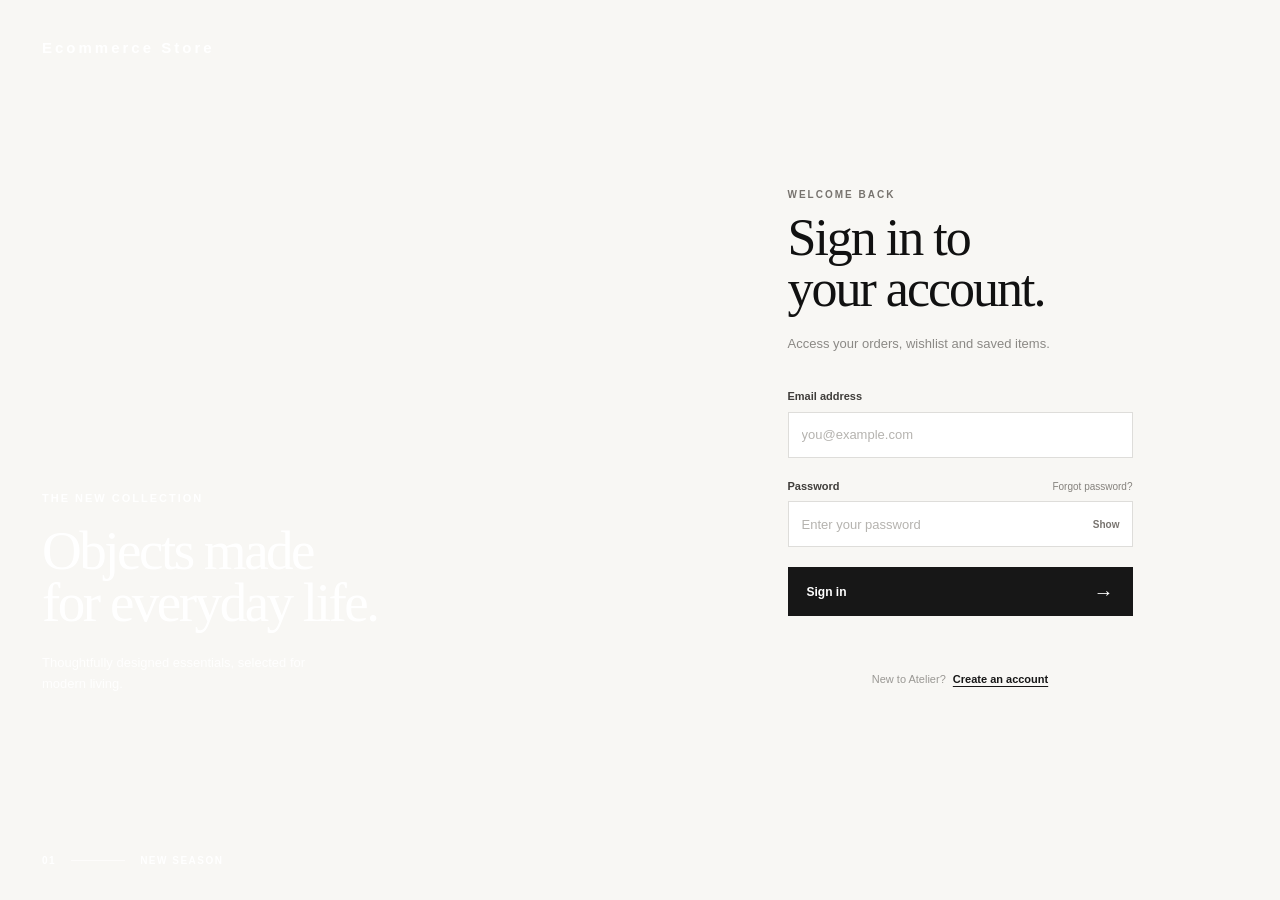
<file: index.html>
<!DOCTYPE html>
<html lang="en">

<head>
    <meta charset="UTF-8">
    <meta name="viewport" content="width=device-width, initial-scale=1.0">

    <title>Ecommerce Store | Authentication</title>

    <link href="https://cdn.jsdelivr.net/npm/bootstrap@5.3.8/dist/css/bootstrap.min.css" rel="stylesheet">

    <link
        href="https://fonts.googleapis.com/css2?family=DM+Serif+Display&family=Inter:wght@300;400;500;600&display=swap"
        rel="stylesheet">

    <link rel="stylesheet" href="https://cdnjs.cloudflare.com/ajax/libs/font-awesome/6.7.2/css/all.min.css">

    <link rel="stylesheet" href="index.css">
</head>

<body>

    <div class="container-fluid p-0">
        <div class="row g-0 auth-page d-none" id="signupView">

            <div class="col-lg-6 image-side">

                <div class="image-overlay"></div>

                <div class="store-name">
                    Ecommerce Store
                </div>

                <div class="image-content">

                    <div class="collection-text">
                        THE NEW COLLECTION
                    </div>

                    <h1>
                        Objects made<br>
                        for everyday life.
                    </h1>

                    <p>
                        Thoughtfully designed essentials, selected for<br>
                        modern living.
                    </p>

                </div>

                <div class="season-info">
                    <span>01</span>
                    <span class="season-line"></span>
                    <span>NEW SEASON</span>
                </div>

            </div>


            <div class="col-lg-6 form-side">

                <div class="form-box">

                    <div class="join-text">
                        JOIN ATELIER
                    </div>

                    <h2>
                        Create your<br>
                        account.
                    </h2>

                    <p class="description">
                        Save your favourites and keep track of every order.
                    </p>

                    <form id="signupForm">

                        <div class="form-group">

                            <label for="signupUsername ">
                                Full name
                            </label>

                            <input type="text" id="signupUsername" class="form-control" placeholder="John Smith"
                                required>

                        </div>

                        <div class="form-group">

                            <label for="signupEmail">
                                Email address
                            </label>

                            <input type="email" id="signupEmail" class="form-control" placeholder="you@example.com"
                                required>

                        </div>

                        <div class="form-group">

                            <label for="signupPassword">
                                Password
                            </label>

                            <div class="password-box">

                                <input type="password" id="signupPassword" class="form-control"
                                    placeholder="Enter your password" required>

                                <button type="button" class="show-password"
                                    onclick="showPassword('signupPassword', this)">
                                    Show
                                </button>

                            </div>

                        </div>

                        <div class="form-group">

                            <label for="confirmPassword">
                                Confirm password
                            </label>

                            <div class="password-box">

                                <input type="password" id="confirmPassword" class="form-control"
                                    placeholder="Repeat your password" required>

                                <button type="button" class="show-password"
                                    onclick="showPassword('confirmPassword', this)">
                                    Show
                                </button>

                            </div>

                        </div>

                        <button type="submit" class="create-account">

                            <span>Create account</span>

                            <span class="arrow">
                                →
                            </span>

                        </button>

                        <div id="signupMessage"></div>

                    </form>

                    <p class="signin-text">
                        Already have an account?
                        <a href="#" id="showLogin">Sign in</a>
                    </p>

                </div>

            </div>

        </div>


        <!-- LOGIN -->

        <div class="row g-0 auth-page" id="loginView">

            <div class="col-lg-6 image-side">

                <div class="image-overlay"></div>

                <div class="store-name">
                    Ecommerce Store
                </div>

                <div class="image-content">

                    <div class="collection-text">
                        THE NEW COLLECTION
                    </div>

                    <h1>
                        Objects made<br>
                        for everyday life.
                    </h1>

                    <p>
                        Thoughtfully designed essentials, selected for<br>
                        modern living.
                    </p>

                </div>

                <div class="season-info">

                    <span>01</span>

                    <span class="season-line"></span>

                    <span>NEW SEASON</span>

                </div>

            </div>


            <div class="col-lg-6 form-side">

                <div class="form-box">

                    <div class="join-text">
                        WELCOME BACK
                    </div>

                    <h2>
                        Sign in to<br>
                        your account.
                    </h2>

                    <p class="description">
                        Access your orders, wishlist and saved items.
                    </p>

                    <form id="loginForm">

                        <div class="form-group">

                            <label for="loginEmail">
                                Email address
                            </label>

                            <input type="email" id="loginEmail" class="form-control" placeholder="you@example.com"
                                required>

                        </div>

                        <div class="form-group password-group">

                            <div class="password-label">

                                <label for="loginPassword">
                                    Password
                                </label>

                                <a href="#" id="showForgot">
                                    Forgot password?
                                </a>

                            </div>

                            <div class="password-box">

                                <input type="password" id="loginPassword" class="form-control"
                                    placeholder="Enter your password" required>

                                <button type="button" class="show-password"
                                    onclick="showPassword('loginPassword', this)">
                                    Show
                                </button>

                            </div>

                        </div>

                        <button type="submit" class="create-account">

                            <span>Sign in</span>

                            <span class="arrow">
                                →
                            </span>

                        </button>

                        <div id="loginMessage"></div>

                    </form>

                    <p class="signin-text">

                        New to Atelier?

                        <a href="#" id="showSignup">
                            Create an account
                        </a>

                    </p>

                </div>

            </div>

        </div>


        <!-- FORGOT PASSWORD -->

        <div class="row g-0 auth-page d-none" id="forgotView">

            <div class="col-lg-6 image-side">

                <div class="image-overlay"></div>

                <div class="store-name">
                    Ecommerce Store
                </div>

                <div class="image-content">

                    <div class="collection-text">
                        ACCOUNT RECOVERY
                    </div>

                    <h1>
                        Get back<br>
                        to your account.
                    </h1>

                    <p>
                        Reset your password and continue<br>
                        shopping with us.
                    </p>

                </div>

                <div class="season-info">

                    <span>02</span>

                    <span class="season-line"></span>

                    <span>ACCOUNT RECOVERY</span>

                </div>

            </div>


            <div class="col-lg-6 form-side">

                <div class="form-box">

                    <div class="join-text">
                        RESET PASSWORD
                    </div>

                    <h2>
                        Forgot your<br>
                        password?
                    </h2>

                    <p class="description">
                        Enter your email and create a new password.
                    </p>

                    <form id="forgotForm">

                        <div class="form-group">

                            <label for="forgotEmail">
                                Email address
                            </label>

                            <input type="email" id="forgotEmail" class="form-control" placeholder="you@example.com"
                                required>

                        </div>

                        <div class="form-group">

                            <label for="newPassword">
                                New password
                            </label>

                            <div class="password-box">

                                <input type="password" id="newPassword" class="form-control"
                                    placeholder="At least 12 characters" required>

                                <button type="button" class="show-password" onclick="showPassword('newPassword', this)">
                                    Show
                                </button>

                            </div>

                        </div>

                        <div class="form-group">

                            <label for="confirmNewPassword">
                                Confirm password
                            </label>

                            <div class="password-box">

                                <input type="password" id="confirmNewPassword" class="form-control"
                                    placeholder="Repeat your password" required>

                                <button type="button" class="show-password"
                                    onclick="showPassword('confirmNewPassword', this)">
                                    Show
                                </button>

                            </div>

                        </div>

                        <button type="submit" class="create-account">

                            <span>Reset password</span>

                            <span class="arrow">
                                →
                            </span>

                        </button>

                        <div id="forgotMessage"></div>

                    </form>

                    <p class="signin-text">

                        Remember your password?

                        <a href="#" id="backToLogin">
                            Sign in
                        </a>

                    </p>

                </div>

            </div>

        </div>

    </div>
    <script src="https://cdn.jsdelivr.net/npm/bootstrap@5.3.8/dist/js/bootstrap.bundle.min.js"
        integrity="sha384-FKyoEForCGlyvwx9Hj09JcYn3nv7wiPVlz7YYwJrWVcXK/BmnVDxM+D2scQbITxI"
        crossorigin="anonymous"></script>

    <script src="index.js"></script>

</body>

</html>
</file>
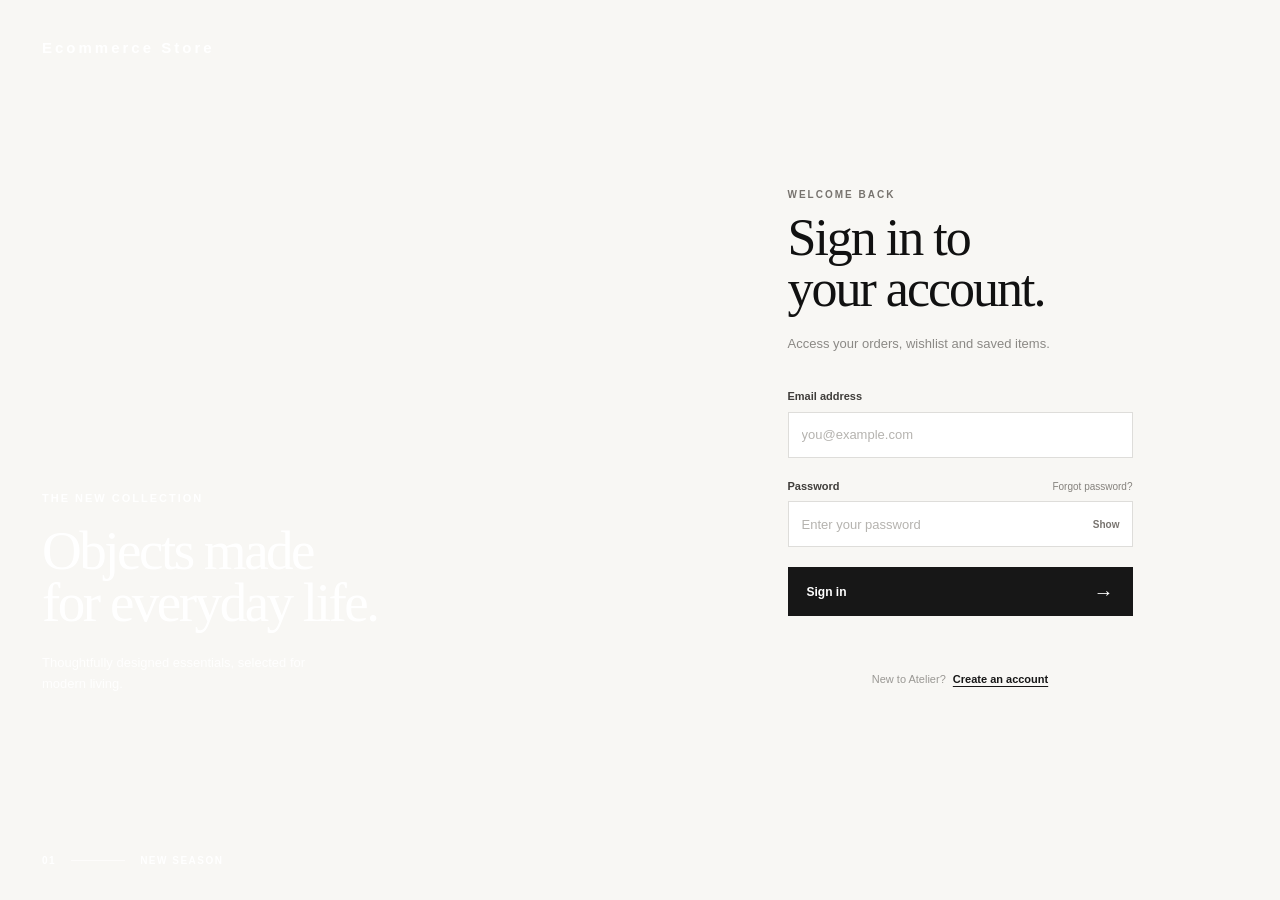
<file: account.html>
<!DOCTYPE html>
<html lang="en">

<head>
    <meta charset="UTF-8">
    <meta name="viewport" content="width=device-width, initial-scale=1.0">
    <title>Atelier | My Account</title>

    <link href="https://cdn.jsdelivr.net/npm/bootstrap@5.3.8/dist/css/bootstrap.min.css" rel="stylesheet">
    <link
        href="https://fonts.googleapis.com/css2?family=DM+Serif+Display&family=Inter:wght@300;400;500;600&display=swap"
        rel="stylesheet">
    <link rel="stylesheet" href="https://cdnjs.cloudflare.com/ajax/libs/font-awesome/6.7.2/css/all.min.css">

    <style>
        * {
            box-sizing: border-box;
        }

        body {
            margin: 0;
            background: #f8f8f5;
            color: #191919;
            font-family: "Inter", sans-serif;
        }

        .hero-navbar {
            background: #f8f8f5;
            padding: 18px 0;
            border-bottom: 1px solid #e8e8e3;
        }

        .logo {
            font: 34px "DM Serif Display", serif;
            color: #191919;
            text-decoration: none;
        }

        .navbar-nav .nav-link {
            color: #191919;
            font-size: 10px;
            letter-spacing: 1.2px;
        }

        .account-nav-image {
            width: 28px;
            height: 28px;
            border-radius: 50%;
            object-fit: cover;
            vertical-align: middle;
            margin-right: 5px;
        }

        .account-layout {
            max-width: 1250px;
            margin: 55px auto 90px;
            padding: 0 25px;
            display: grid;
            grid-template-columns: 255px 1fr;
            gap: 45px;
            align-items: start;
        }

        .sidebar {
            background: white;
            border: 1px solid #e7e7e2;
            padding: 25px 18px;
        }

        .sidebar-profile {
            text-align: center;
            padding-bottom: 25px;
            border-bottom: 1px solid #e9e9e4;
            margin-bottom: 20px;
        }

        .sidebar-image {
            width: 85px;
            height: 85px;
            border-radius: 50%;
            background: #eeede6;
            display: flex;
            align-items: center;
            justify-content: center;
            margin: 0 auto 13px;
            overflow: hidden;
            font-size: 27px;
            color: #777;
        }

        .sidebar-image img {
            width: 100%;
            height: 100%;
            object-fit: cover;
        }

        .sidebar-profile h3 {
            font-size: 16px;
            margin-bottom: 6px;
            overflow-wrap: anywhere;
        }

        .sidebar-profile p {
            color: #888;
            font-size: 12px;
            overflow-wrap: anywhere;
            margin-bottom: 0;
        }

        .sidebar-heading {
            font-size: 10px;
            letter-spacing: 1.5px;
            color: #888;
            margin: 25px 10px 12px;
        }

        .sidebar-link {
            width: 100%;
            display: flex;
            align-items: center;
            gap: 12px;
            padding: 13px 12px;
            border: none;
            background: transparent;
            color: #555;
            text-align: left;
            font-size: 13px;
            cursor: pointer;
            margin-bottom: 4px;
        }

        .sidebar-link i {
            width: 18px;
            text-align: center;
        }

        .sidebar-link:hover,
        .sidebar-link.active {
            background: #f2f1ec;
            color: #191919;
        }

        .sidebar-link.active {
            font-weight: 600;
        }

        .account-content {
            min-width: 0;
        }

        .page-heading {
            margin-bottom: 35px;
        }

        .eyebrow {
            font-size: 10px;
            letter-spacing: 2px;
            color: #85857d;
            margin-bottom: 13px;
        }

        .page-title {
            font: 43px "DM Serif Display", serif;
            margin-bottom: 10px;
        }

        .page-description {
            color: #777;
            font-size: 14px;
            line-height: 1.8;
        }

        .content-panel {
            display: none;
        }

        .content-panel.active {
            display: block;
        }

        .settings-card {
            background: white;
            border: 1px solid #e7e7e2;
            padding: 30px;
            margin-bottom: 25px;
        }

        .card-heading {
            font: 26px "DM Serif Display", serif;
            margin-bottom: 8px;
        }

        .card-description {
            font-size: 13px;
            color: #888;
            margin-bottom: 25px;
            line-height: 1.7;
        }

        .profile-picture-section {
            display: flex;
            align-items: center;
            gap: 20px;
            padding-bottom: 25px;
            margin-bottom: 15px;
            border-bottom: 1px solid #eee;
        }

        .profile-picture {
            width: 90px;
            height: 90px;
            border-radius: 50%;
            background: #eeede6;
            overflow: hidden;
            display: flex;
            align-items: center;
            justify-content: center;
            flex-shrink: 0;
            color: #777;
            font-size: 27px;
        }

        .profile-picture img {
            width: 100%;
            height: 100%;
            object-fit: cover;
        }

        .upload-heading {
            font-size: 14px;
            font-weight: 600;
            margin-bottom: 7px;
        }

        .upload-description {
            font-size: 12px;
            color: #888;
            margin-bottom: 12px;
        }

        .upload-button {
            background: white;
            border: 1px solid #222;
            padding: 9px 15px;
            font-size: 12px;
        }

        .upload-button:hover {
            background: #191919;
            color: white;
        }

        .field-group {
            margin-bottom: 20px;
        }

        .field-label {
            display: block;
            font-size: 12px;
            font-weight: 500;
            margin-bottom: 9px;
        }

        .profile-input,
        .password-input {
            width: 100%;
            min-height: 45px;
            border: 1px solid #deded9;
            background: #fff;
            padding: 12px;
            outline: none;
            font-size: 13px;
        }

        .profile-input:focus,
        .password-input:focus {
            border-color: #777;
        }

        .password-field {
            position: relative;
        }

        .password-input {
            padding-right: 65px;
        }

        .show-password {
            position: absolute;
            right: 12px;
            top: 50%;
            transform: translateY(-50%);
            background: none;
            border: none;
            font-size: 11px;
            color: #555;
        }

        .main-button {
            width: 100%;
            padding: 15px;
            border: 1px solid #191919;
            background: #191919;
            color: white;
            display: flex;
            justify-content: space-between;
            align-items: center;
            font-size: 12px;
        }

        .main-button:hover {
            background: #383838;
        }

        .status-message {
            margin-top: 15px;
            font-size: 12px;
        }

        .overview-grid {
            display: grid;
            grid-template-columns: repeat(2, minmax(0, 1fr));
            gap: 18px;
        }

        .overview-card {
            background: white;
            border: 1px solid #e7e7e2;
            padding: 25px;
        }

        .overview-card i {
            font-size: 22px;
            margin-bottom: 20px;
        }

        .overview-card h3 {
            font: 24px "DM Serif Display", serif;
            margin-bottom: 8px;
        }

        .overview-card p {
            color: #888;
            font-size: 12px;
            margin-bottom: 18px;
        }

        .text-link {
            border: none;
            background: none;
            padding: 0;
            font-size: 12px;
            text-decoration: underline;
            color: #191919;
        }

        .order-card {
            padding: 20px;
            border: 1px solid #e7e7e2;
            background: white;
            margin-bottom: 15px;
        }

        .order-card h3 {
            font-size: 14px;
            font-weight: 600;
        }

        .order-card p {
            font-size: 12px;
            color: #777;
            margin: 7px 0;
            overflow-wrap: anywhere;
        }

        .order-status {
            display: inline-block;
            padding: 6px 10px;
            background: #eeede6;
            font-size: 11px;
        }

        .empty-state {
            background: white;
            border: 1px solid #e7e7e2;
            padding: 40px 20px;
            text-align: center;
        }

        .empty-state i {
            font-size: 30px;
            color: #888;
            margin-bottom: 15px;
        }

        .empty-state h3 {
            font: 24px "DM Serif Display", serif;
        }

        .empty-state p {
            color: #888;
            font-size: 13px;
            margin: 12px 0 20px;
        }

        .dark-link {
            display: inline-block;
            background: #191919;
            color: white;
            padding: 12px 20px;
            text-decoration: none;
            font-size: 11px;
        }

        .dark-link:hover {
            color: white;
            background: #444;
        }

        .account-actions {
            display: flex;
            gap: 12px;
            flex-wrap: wrap;
        }

        .logout-button,
        .delete-button {
            padding: 12px 20px;
            font-size: 12px;
        }

        .logout-button {
            background: #191919;
            border: 1px solid #191919;
            color: white;
        }

        .delete-button {
            background: white;
            border: 1px solid #bd7777;
            color: #a64c4c;
        }

        .site-footer {
            background: #191919;
            color: #f7f5f0;
            padding: 45px 8% 20px;
        }

        .footer-main {
            display: grid;
            grid-template-columns: 2fr 1fr 1fr 1fr;
            gap: 30px;
            padding-bottom: 35px;
        }

        .footer-logo {
            font: 30px "DM Serif Display", serif;
            color: white;
            text-decoration: none;
        }

        .footer-brand p,
        .footer-column a,
        .footer-bottom p,
        .footer-bottom a {
            color: #bbb;
            font-size: 12px;
        }

        .footer-brand p {
            margin-top: 15px;
            line-height: 1.8;
        }

        .footer-column h3 {
            font-size: 12px;
            margin-bottom: 18px;
        }

        .footer-column a {
            display: block;
            margin-bottom: 12px;
            text-decoration: none;
        }

        .footer-column a:hover,
        .footer-bottom a:hover {
            color: white;
        }

        .footer-bottom {
            border-top: 1px solid #444;
            padding-top: 20px;
            display: flex;
            justify-content: space-between;
            gap: 15px;
            flex-wrap: wrap;
        }

        .footer-bottom p {
            margin: 0;
        }

        .footer-bottom a {
            margin-left: 15px;
            text-decoration: none;
        }

        @media (max-width: 900px) {
            .account-layout {
                grid-template-columns: 220px 1fr;
                gap: 25px;
            }

            .page-title {
                font-size: 36px;
            }

            .settings-card {
                padding: 22px;
            }
        }

        @media (max-width: 700px) {
            .account-layout {
                display: block;
                margin-top: 30px;
                padding: 0 15px;
            }

            .sidebar {
                margin-bottom: 30px;
                padding: 18px;
            }

            .sidebar-profile {
                display: flex;
                align-items: center;
                text-align: left;
                gap: 15px;
            }

            .sidebar-image {
                width: 55px;
                height: 55px;
                margin: 0;
            }

            .sidebar-heading {
                margin-top: 15px;
            }

            .sidebar-link {
                padding: 11px;
            }

            .page-title {
                font-size: 34px;
            }

            .overview-grid {
                grid-template-columns: 1fr;
            }

            .footer-main {
                grid-template-columns: 1fr 1fr;
            }

            .footer-brand {
                grid-column: 1 / -1;
            }
        }

        @media (max-width: 400px) {
            .profile-picture-section {
                align-items: flex-start;
                flex-direction: column;
            }

            .settings-card {
                padding: 17px;
            }

            .footer-main {
                gap: 25px 15px;
            }
        }
    </style>
</head>

<body>

    <nav class="navbar navbar-expand-lg hero-navbar">
        <div class="container-fluid px-4 px-md-5">

            <a href="home.html" class="navbar-brand logo">Atelier</a>

            <button class="navbar-toggler border-0 shadow-none" type="button" data-bs-toggle="collapse"
                data-bs-target="#mainNav" aria-controls="mainNav" aria-expanded="false" aria-label="Toggle navigation">
                <i class="fa-solid fa-bars"></i>
            </button>

            <div class="collapse navbar-collapse" id="mainNav">

                <ul class="navbar-nav ms-auto align-items-lg-center gap-lg-4">

                    <li class="nav-item">
                        <a href="home.html#products" class="nav-link">PRODUCTS</a>
                    </li>

                    <li class="nav-item">
                        <a href="home.html#categories" class="nav-link">COLLECTIONS</a>
                    </li>

                    <li class="nav-item">
                        <a href="home.html#about" class="nav-link">ABOUT</a>
                    </li>

                    <!-- Search -->
                    <li class="nav-item search-nav-item">

                        <button type="button" class="nav-link search-toggle" id="searchToggle" aria-expanded="false"
                            aria-controls="searchModal">

                            SEARCH
                            <i class="fa-solid fa-magnifying-glass"></i>
                        </button>

                        <div class="search-modal" id="searchModal" hidden>

                            <form id="searchForm" role="search">

                                <label for="siteSearchInput">SEARCH ATELIER</label>

                                <div class="search-input-row">

                                    <i class="fa-solid fa-magnifying-glass"></i>

                                    <input type="search" id="siteSearchInput"
                                        placeholder="Search products, categories..." autocomplete="off">

                                    <button type="button" id="closeSearch" aria-label="Close search">
                                        <i class="fa-solid fa-xmark"></i>
                                    </button>

                                </div>

                            </form>

                            <div id="searchResults" class="search-results" aria-live="polite">
                                <p>Search for something you love.</p>
                            </div>

                        </div>

                    </li>

                    <li class="nav-item">
                        <a href="" class="nav-link" id="cartLink" aria-expanded="false">
                            CART (<span id="cartCount">0</span>)
                        </a>
                    </li>

                    <li class="nav-item">
                        <a href="account.html" class="nav-link">ACCOUNT</a>
                    </li>
                </ul>

            </div>

        </div>
    </nav>

    <main class="account-layout">

        <aside class="sidebar">

            <div class="sidebar-profile">
                <div class="sidebar-image" id="sidebarImage">
                    <i class="fa-regular fa-user"></i>
                </div>

                <div>
                    <h3 id="sidebarName">My Account</h3>
                    <p id="sidebarEmail">Manage your account</p>
                </div>
            </div>

            <p class="sidebar-heading">MY ACCOUNT</p>

            <button type="button" class="sidebar-link active" data-section="about">
                <i class="fa-regular fa-user"></i>
                About
            </button>

            <button type="button" class="sidebar-link" data-section="manage">
                <i class="fa-regular fa-id-card"></i>
                Manage Account
            </button>

            <button type="button" class="sidebar-link" data-section="security">
                <i class="fa-solid fa-lock"></i>
                Security
            </button>

            <button type="button" class="sidebar-link" data-section="orders">
                <i class="fa-solid fa-box"></i>
                Orders
            </button>


        </aside>

        <div class="account-content">

            <section class="content-panel active" id="aboutPanel">

                <header class="page-heading">
                    <p class="eyebrow">ATELIER / MY ACCOUNT</p>
                    <h1 class="page-title">Welcome back.</h1>
                    <p class="page-description">
                        Manage your personal information, security and orders.
                    </p>
                </header>

                <div class="overview-grid">

                    <div class="overview-card">
                        <i class="fa-regular fa-user"></i>
                        <h3>Personal Information</h3>
                        <p>Update your name, email and profile picture.</p>
                        <button type="button" class="text-link" data-open-section="manage">
                            Manage account →
                        </button>
                    </div>

                    <div class="overview-card">
                        <i class="fa-solid fa-shield-halved"></i>
                        <h3>Account Security</h3>
                        <p>Change your password and protect your account.</p>
                        <button type="button" class="text-link" data-open-section="security">
                            Manage security →
                        </button>
                    </div>

                    <div class="overview-card">
                        <i class="fa-solid fa-box-open"></i>
                        <h3>My Orders</h3>
                        <p>View your available order information.</p>
                        <button type="button" class="text-link" data-open-section="orders">
                            View orders →
                        </button>
                    </div>

                    <div class="overview-card">
                        <i class="fa-solid fa-store"></i>
                        <h3>Discover Atelier</h3>
                        <p>Explore our collection of everyday essentials.</p>
                        <a href="products.html" class="text-link">Shop products →</a>
                    </div>

                </div>

                <div class="settings-card mt-4">
                    <h2 class="card-heading">Account actions</h2>
                    <p class="card-description">
                        Sign out of your account or delete your account.
                    </p>

                    <div class="account-actions">
                        <button type="button" class="logout-button" id="logoutButton">
                            <i class="fa-solid fa-arrow-right-from-bracket me-2"></i>
                            Logout
                        </button>

                        <button type="button" class="delete-button" data-bs-toggle="modal"
                            data-bs-target="#deleteAccountModal">
                            <i class="fa-regular fa-trash-can me-2"></i>
                            Delete account
                        </button>
                    </div>
                </div>

            </section>

            <section class="content-panel" id="managePanel">

                <header class="page-heading">
                    <p class="eyebrow">MY ACCOUNT / PROFILE</p>
                    <h1 class="page-title">Manage account.</h1>
                    <p class="page-description">
                        Update your personal information below.
                    </p>
                </header>

                <div class="settings-card">

                    <h2 class="card-heading">Personal information</h2>
                    <p class="card-description">
                        Your profile information is used for your account.
                    </p>

                    <div class="profile-picture-section">

                        <div class="profile-picture" id="profilePicture">
                            <i class="fa-regular fa-user"></i>
                        </div>

                        <div>
                            <h3 class="upload-heading">Profile picture</h3>
                            <p class="upload-description">
                                Choose an image from your device.
                            </p>

                            <input type="file" id="imageUpload" accept="image/*" hidden>

                            <button type="button" class="upload-button" id="uploadButton">
                                <i class="fa-solid fa-upload me-2"></i>
                                Upload image
                            </button>

                            <button type="button" class="upload-button ms-1" id="removeImageButton">
                                Remove
                            </button>
                        </div>

                    </div>

                    <form id="profileForm">

                        <div class="field-group">
                            <label for="profileName" class="field-label">Full name</label>
                            <input type="text" id="profileName" class="profile-input" placeholder="Enter your name"
                                required>
                        </div>

                        <div class="field-group">
                            <label for="profileEmail" class="field-label">Email address</label>
                            <input type="email" id="profileEmail" class="profile-input" placeholder="Enter your email"
                                required>
                        </div>

                        <button type="submit" class="main-button">
                            <span>Save changes</span>
                            <i class="fa-solid fa-arrow-right"></i>
                        </button>

                        <p id="profileMessage" class="status-message" role="status"></p>

                    </form>

                </div>

            </section>

            <section class="content-panel" id="securityPanel">

                <header class="page-heading">
                    <p class="eyebrow">MY ACCOUNT / SECURITY</p>
                    <h1 class="page-title">Account security.</h1>
                    <p class="page-description">
                        Change your password to keep your account secure.
                    </p>
                </header>

                <div class="settings-card">

                    <h2 class="card-heading">Change password</h2>
                    <p class="card-description">
                        Enter your current password and choose a new one.
                    </p>

                    <form id="passwordForm">

                        <div class="field-group">
                            <label for="currentPassword" class="field-label">
                                Current password
                            </label>

                            <div class="password-field">
                                <input type="password" id="currentPassword" class="password-input"
                                    placeholder="Current password" autocomplete="current-password" required>

                                <button type="button" class="show-password"
                                    data-password="currentPassword">Show</button>
                            </div>
                        </div>

                        <div class="field-group">
                            <label for="newPassword" class="field-label">
                                New password
                            </label>

                            <div class="password-field">
                                <input type="password" id="newPassword" class="password-input"
                                    placeholder="New password" autocomplete="new-password" required>

                                <button type="button" class="show-password" data-password="newPassword">Show</button>
                            </div>
                        </div>

                        <div class="field-group">
                            <label for="confirmPassword" class="field-label">
                                Confirm new password
                            </label>

                            <div class="password-field">
                                <input type="password" id="confirmPassword" class="password-input"
                                    placeholder="Confirm new password" autocomplete="new-password" required>

                                <button type="button" class="show-password"
                                    data-password="confirmPassword">Show</button>
                            </div>
                        </div>

                        <button type="submit" class="main-button">
                            <span>Change password</span>
                            <i class="fa-solid fa-arrow-right"></i>
                        </button>

                        <p id="passwordMessage" class="status-message" role="status"></p>

                    </form>

                </div>

            </section>

            <section class="content-panel" id="ordersPanel">

                <header class="page-heading">
                    <p class="eyebrow">MY ACCOUNT / ORDERS</p>
                    <h1 class="page-title">My orders.</h1>
                    <p class="page-description">
                        Check your order history and order information.
                    </p>
                </header>

                <div id="ordersContainer"></div>

            </section>

        </div>

    </main>

    <div class="modal fade" id="deleteAccountModal" tabindex="-1" aria-labelledby="deleteAccountTitle"
        aria-hidden="true">

        <div class="modal-dialog modal-dialog-centered">

            <div class="modal-content border-0 rounded-0">

                <div class="modal-header">
                    <h5 class="modal-title" id="deleteAccountTitle">Delete account?</h5>
                    <button type="button" class="btn-close" data-bs-dismiss="modal" aria-label="Close"></button>
                </div>

                <div class="modal-body">
                    Are you sure you want to delete your account?
                </div>

                <div class="modal-footer">
                    <button type="button" class="btn btn-outline-dark rounded-0" data-bs-dismiss="modal">Cancel</button>

                    <button type="button" class="btn btn-danger rounded-0" id="confirmDeleteAccount">Delete
                        account</button>
                </div>

            </div>

        </div>
    </div>

    <div class="modal fade" id="messageModal" tabindex="-1" aria-labelledby="messageModalTitle" aria-hidden="true">

        <div class="modal-dialog modal-dialog-centered">
            <div class="modal-content border-0 rounded-0">

                <div class="modal-header">
                    <h5 class="modal-title" id="messageModalTitle">Atelier</h5>
                    <button type="button" class="btn-close" data-bs-dismiss="modal" aria-label="Close"></button>
                </div>

                <div class="modal-body" id="messageModalBody"></div>

                <div class="modal-footer">
                    <button type="button" class="btn btn-dark rounded-0" data-bs-dismiss="modal">OK</button>
                </div>

            </div>
        </div>
    </div>

    <footer class="site-footer">

        <div class="footer-main">

            <div class="footer-brand">
                <a href="home.html" class="footer-logo">Atelier</a>
                <p>Thoughtfully designed essentials for<br>modern living.</p>
            </div>

            <div class="footer-column">
                <h3>SHOP</h3>
                <a href="products.html">Products</a>
                <a href="home.html#categories">Collections</a>
            </div>

            <div class="footer-column">
                <h3>HELP</h3>
                <a href="home.html#footer">Contact</a>
                <a href="home.html#footer">Shipping</a>
                <a href="home.html#footer">Returns</a>
            </div>

            <div class="footer-column">
                <h3>COMPANY</h3>
                <a href="home.html#about">About Atelier</a>
                <a href="https://www.instagram.com/">Instagram</a>
                <a href="https://www.pinterest.com/">Pinterest</a>
            </div>

        </div>

        <div class="footer-bottom">
            <p>© 2026 Atelier. All rights reserved.</p>
            <div>
                <a href="#">Privacy</a>
                <a href="#">Terms</a>
            </div>
        </div>

    </footer>

    <script src="https://cdn.jsdelivr.net/npm/bootstrap@5.3.8/dist/js/bootstrap.bundle.min.js"></script>

    <script src="account.js"></script>

</body>

</html>
</file>
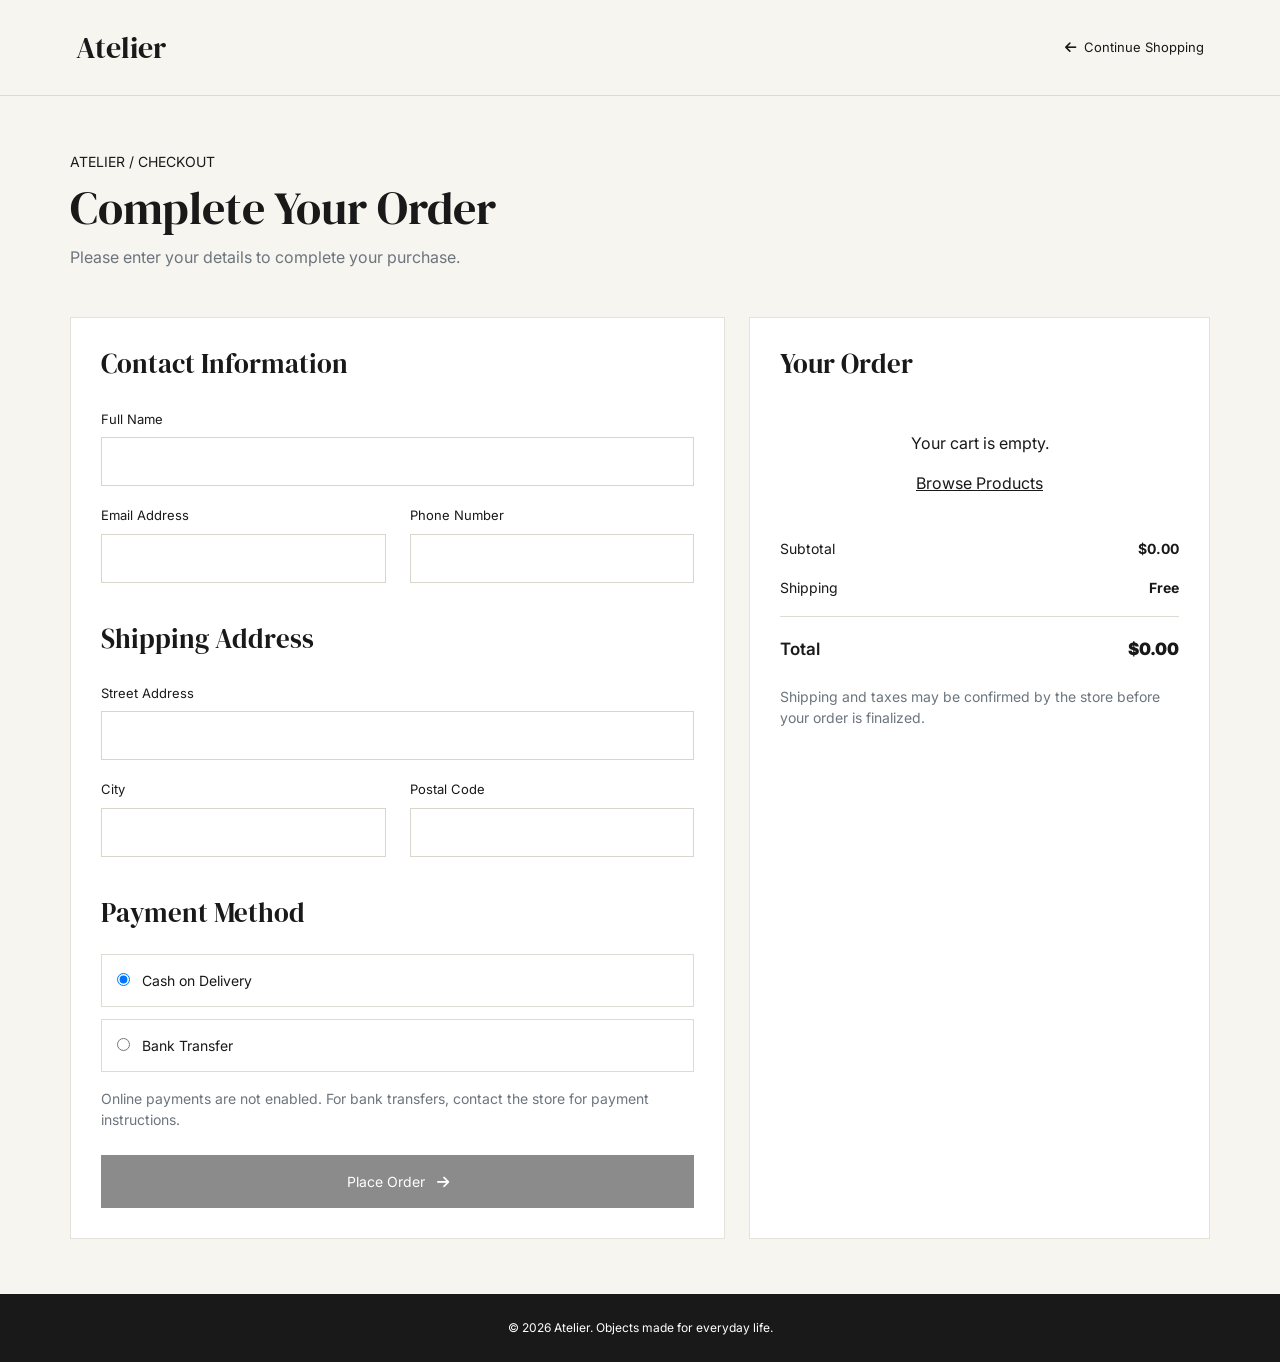
<file: checkout.html>
<!DOCTYPE html>
<html lang="en">

<head>
    <meta charset="UTF-8">
    <meta name="viewport" content="width=device-width, initial-scale=1.0">
    <title>Checkout | Atelier</title>

    <link href="https://cdn.jsdelivr.net/npm/bootstrap@5.3.8/dist/css/bootstrap.min.css" rel="stylesheet">
    <link rel="stylesheet" href="https://cdnjs.cloudflare.com/ajax/libs/font-awesome/6.7.2/css/all.min.css">

    <link
        href="https://fonts.googleapis.com/css2?family=DM+Serif+Display&family=Inter:wght@300;400;500;600&display=swap"
        rel="stylesheet">

    <style>
        * {
            box-sizing: border-box;
        }

        body {
            margin: 0;
            background: #f7f5f0;
            color: #191919;
            font-family: 'Inter', sans-serif;
        }

        .navbar {
            background: #f7f5f0;
            border-bottom: 1px solid #dedbd4;
            padding: 20px 5%;
        }

        .navbar-brand {
            font-family: 'DM Serif Display', serif;
            font-size: 30px;
            color: #191919;
        }

        .navbar-brand:hover {
            color: #191919;
        }

        .navbar a {
            text-decoration: none;
        }

        .page-heading {
            font-family: 'DM Serif Display', serif;
            font-size: 46px;
            margin-bottom: 10px;
        }

        .checkout-container {
            padding: 55px 0;
        }

        .checkout-box {
            background: #fff;
            padding: 30px;
            border: 1px solid #e6e2da;
            height: 100%;
        }

        .section-heading {
            font-family: 'DM Serif Display', serif;
            font-size: 27px;
            margin-bottom: 25px;
        }

        .form-label {
            font-size: 13px;
            margin-bottom: 8px;
        }

        .form-control,
        .form-select {
            border: 1px solid #d9d5cc;
            border-radius: 0;
            padding: 13px;
            font-size: 14px;
            background-color: #fff;
        }

        .form-control:focus,
        .form-select:focus {
            border-color: #191919;
            box-shadow: none;
        }

        .place-order-btn {
            display: block;
            width: 100%;
            background: #191919;
            color: #fff;
            padding: 15px;
            border: 1px solid #191919;
            margin-top: 25px;
            text-decoration: none;
            text-align: center;
            font-size: 14px;
        }

        .place-order-btn:hover {
            background: #383838;
            color: #fff;
        }

        .back-link {
            color: #191919;
            font-size: 13px;
            text-decoration: none;
        }

        .back-link:hover {
            text-decoration: underline;
        }

        .order-item {
            display: flex;
            gap: 15px;
            padding: 15px 0;
            border-bottom: 1px solid #e6e2da;
        }

        .order-item img {
            width: 75px;
            height: 85px;
            object-fit: contain;
            background: #f7f5f0;
            padding: 5px;
        }

        .order-item-details {
            flex: 1;
        }

        .order-item-details h6 {
            font-size: 14px;
            margin-bottom: 8px;
        }

        .order-item-details p {
            font-size: 12px;
            color: #777;
            margin-bottom: 5px;
        }

        .order-price {
            font-size: 14px;
            white-space: nowrap;
        }

        .summary-row {
            display: flex;
            justify-content: space-between;
            margin-top: 18px;
            font-size: 14px;
        }

        .summary-total {
            border-top: 1px solid #dedbd4;
            padding-top: 20px;
            font-size: 17px;
            font-weight: 600;
        }

        .empty-cart {
            text-align: center;
            padding: 25px 0;
        }

        .empty-cart a {
            color: #191919;
        }

        .payment-option {
            border: 1px solid #dedbd4;
            padding: 15px;
            margin-bottom: 12px;
            font-size: 14px;
        }

        .payment-option input {
            margin-right: 8px;
        }

        .site-footer {
            background: #191919;
            color: #fff;
            text-align: center;
            padding: 25px 15px;
            font-size: 12px;
        }

        @media (max-width: 767px) {
            .checkout-container {
                padding: 35px 15px;
            }

            .page-heading {
                font-size: 36px;
            }

            .checkout-box {
                padding: 22px;
            }
        }
    </style>
</head>

<body>

    <nav class="navbar">
        <div class="container-fluid">
            <a href="home.html" class="navbar-brand">Atelier</a>
            <a href="products.html" class="back-link">
                <i class="fa-solid fa-arrow-left me-2"></i>Continue Shopping
            </a>
        </div>
    </nav>

    <main class="container checkout-container">

        <div class="mb-5">
            <p class="text-uppercase small mb-2">ATELIER / CHECKOUT</p>
            <h1 class="page-heading">Complete Your Order</h1>
            <p class="text-secondary">Please enter your details to complete your purchase.</p>
        </div>

        <form id="checkoutForm">
            <div class="row g-4">

                <div class="col-lg-7">
                    <div class="checkout-box">

                        <h2 class="section-heading">Contact Information</h2>

                        <div class="mb-3">
                            <label for="customerName" class="form-label">Full Name</label>
                            <input type="text" class="form-control" id="customerName" required>
                        </div>

                        <div class="row">
                            <div class="col-md-6 mb-3">
                                <label for="customerEmail" class="form-label">Email Address</label>
                                <input type="email" class="form-control" id="customerEmail" required>
                            </div>

                            <div class="col-md-6 mb-3">
                                <label for="customerPhone" class="form-label">Phone Number</label>
                                <input type="tel" class="form-control" id="customerPhone" required>
                            </div>
                        </div>

                        <h2 class="section-heading mt-4">Shipping Address</h2>

                        <div class="mb-3">
                            <label for="customerAddress" class="form-label">Street Address</label>
                            <input type="text" class="form-control" id="customerAddress" required>
                        </div>

                        <div class="row">
                            <div class="col-md-6 mb-3">
                                <label for="customerCity" class="form-label">City</label>
                                <input type="text" class="form-control" id="customerCity" required>
                            </div>

                            <div class="col-md-6 mb-3">
                                <label for="customerPostal" class="form-label">Postal Code</label>
                                <input type="text" class="form-control" id="customerPostal" required>
                            </div>
                        </div>

                        <h2 class="section-heading mt-4">Payment Method</h2>

                        <label class="payment-option d-block">
                            <input type="radio" name="paymentMethod" value="Cash on Delivery" checked>
                            Cash on Delivery
                        </label>

                        <label class="payment-option d-block">
                            <input type="radio" name="paymentMethod" value="Bank Transfer">
                            Bank Transfer
                        </label>

                        <p class="text-secondary small mt-3">
                            Online payments are not enabled. For bank transfers, contact the store for payment
                            instructions.
                        </p>

                        <button type="submit" class="place-order-btn" id="placeOrderButton">
                            Place Order <i class="fa-solid fa-arrow-right ms-2"></i>
                        </button>

                    </div>
                </div>

                <div class="col-lg-5">
                    <div class="checkout-box">

                        <h2 class="section-heading">Your Order</h2>

                        <div id="checkoutItems">
                            <p>Loading your cart...</p>
                        </div>

                        <div class="summary-row">
                            <span>Subtotal</span>
                            <strong id="checkoutSubtotal">$0.00</strong>
                        </div>

                        <div class="summary-row">
                            <span>Shipping</span>
                            <strong id="checkoutShipping">Free</strong>
                        </div>

                        <div class="summary-row summary-total">
                            <span>Total</span>
                            <strong id="checkoutTotal">$0.00</strong>
                        </div>

                        <p class="text-secondary small mt-4">
                            Shipping and taxes may be confirmed by the store before your order is finalized.
                        </p>

                    </div>
                </div>

            </div>
        </form>
        </aside>
    </main>

    <footer class="site-footer">
        <p class="mb-0">© 2026 Atelier. Objects made for everyday life.</p>
    </footer>

    <div class="modal fade" id="orderSuccessModal" tabindex="-1" aria-hidden="true">
        <div class="modal-dialog modal-dialog-centered">
            <div class="modal-content rounded-0 border-0 p-4 text-center">

                <div class="mb-3">
                    <i class="fa-solid fa-circle-check fa-3x"></i>
                </div>

                <h2 class="section-heading mb-2">Thank You!</h2>

                <p>Your order has been saved successfully.</p>

                <p class="small text-secondary">
                    Order Number: <strong id="orderNumber"></strong>
                </p>

                <p class="small text-secondary">
                    This is a demo checkout. No payment has been processed.
                </p>

                <button type="button" class="place-order-btn mt-2" id="continueButton">
                    Continue Shopping
                </button>

            </div>
        </div>
    </div>

    <script src="https://cdn.jsdelivr.net/npm/bootstrap@5.3.8/dist/js/bootstrap.bundle.min.js"></script>

    <script>
        let cart = JSON.parse(localStorage.getItem("cart")) || [];

        let checkoutItems = document.getElementById("checkoutItems");
        let checkoutSubtotal = document.getElementById("checkoutSubtotal");
        let checkoutTotal = document.getElementById("checkoutTotal");
        let placeOrderButton = document.getElementById("placeOrderButton");

        function getPrice(product) {
            return Number(String(product.price || 0).replace(/[^0-9.-]/g, "")) || 0;
        }

        function getQuantity(product) {
            return Math.max(1, Number(product.quantity) || 1);
        }

        function displayCart() {
            checkoutItems.innerHTML = "";

            let subtotal = 0;

            if (cart.length === 0) {
                checkoutItems.innerHTML = `
                    <div class="empty-cart">
                        <p>Your cart is empty.</p>
                        <a href="products.html">Browse Products</a>
                    </div>
                `;

                checkoutSubtotal.textContent = "$0.00";
                checkoutTotal.textContent = "$0.00";
                placeOrderButton.disabled = true;
                placeOrderButton.style.opacity = "0.5";
                return;
            }

            placeOrderButton.disabled = false;
            placeOrderButton.style.opacity = "1";

            cart.forEach(function (product) {
                let price = getPrice(product);
                let quantity = getQuantity(product);

                subtotal += price * quantity;

                let image = product.image || product.thumbnail || "";

                let item = document.createElement("div");
                item.className = "order-item";

                let productImage = document.createElement("img");
                productImage.src = image;
                productImage.alt = product.name || product.title || "Product";
                productImage.onerror = function () {
                    this.style.display = "none";
                };

                let details = document.createElement("div");
                details.className = "order-item-details";

                let name = document.createElement("h6");
                name.textContent = product.name || product.title || "Product";

                let quantityText = document.createElement("p");
                quantityText.textContent = "Quantity: " + quantity;

                details.appendChild(name);
                details.appendChild(quantityText);

                let priceText = document.createElement("strong");
                priceText.className = "order-price";
                priceText.textContent = "$" + (price * quantity).toFixed(2);

                item.appendChild(productImage);
                item.appendChild(details);
                item.appendChild(priceText);

                checkoutItems.appendChild(item);
            });

            checkoutSubtotal.textContent = "$" + subtotal.toFixed(2);
            checkoutTotal.textContent = "$" + subtotal.toFixed(2);
        }

        displayCart();

        document.getElementById("checkoutForm").addEventListener("submit", function (event) {
            event.preventDefault();

            if (cart.length === 0) {
                alert("Your cart is empty.");
                return;
            }

            let subtotal = 0;

            cart.forEach(function (product) {
                subtotal += getPrice(product) * getQuantity(product);
            });

            let order = {
                orderNumber: "AT" + Date.now(),
                customer: {
                    name: document.getElementById("customerName").value.trim(),
                    email: document.getElementById("customerEmail").value.trim(),
                    phone: document.getElementById("customerPhone").value.trim(),
                    address: document.getElementById("customerAddress").value.trim(),
                    city: document.getElementById("customerCity").value.trim(),
                    postalCode: document.getElementById("customerPostal").value.trim()
                },
                paymentMethod: document.querySelector('input[name="paymentMethod"]:checked').value,
                products: cart,
                subtotal: subtotal,
                total: subtotal,
                date: new Date().toLocaleString(),
                status: "Pending"
            };

            let orders = JSON.parse(localStorage.getItem("orders")) || [];
            orders.push(order);

            localStorage.setItem("orders", JSON.stringify(orders));
            localStorage.removeItem("cart");

            document.getElementById("orderNumber").textContent = order.orderNumber;

            let successModal = new bootstrap.Modal(document.getElementById("orderSuccessModal"));
            successModal.show();
        });

        document.getElementById("continueButton").addEventListener("click", function () {
            window.location.href = "products.html";
        });
    </script>

</body>

</html>
</file>
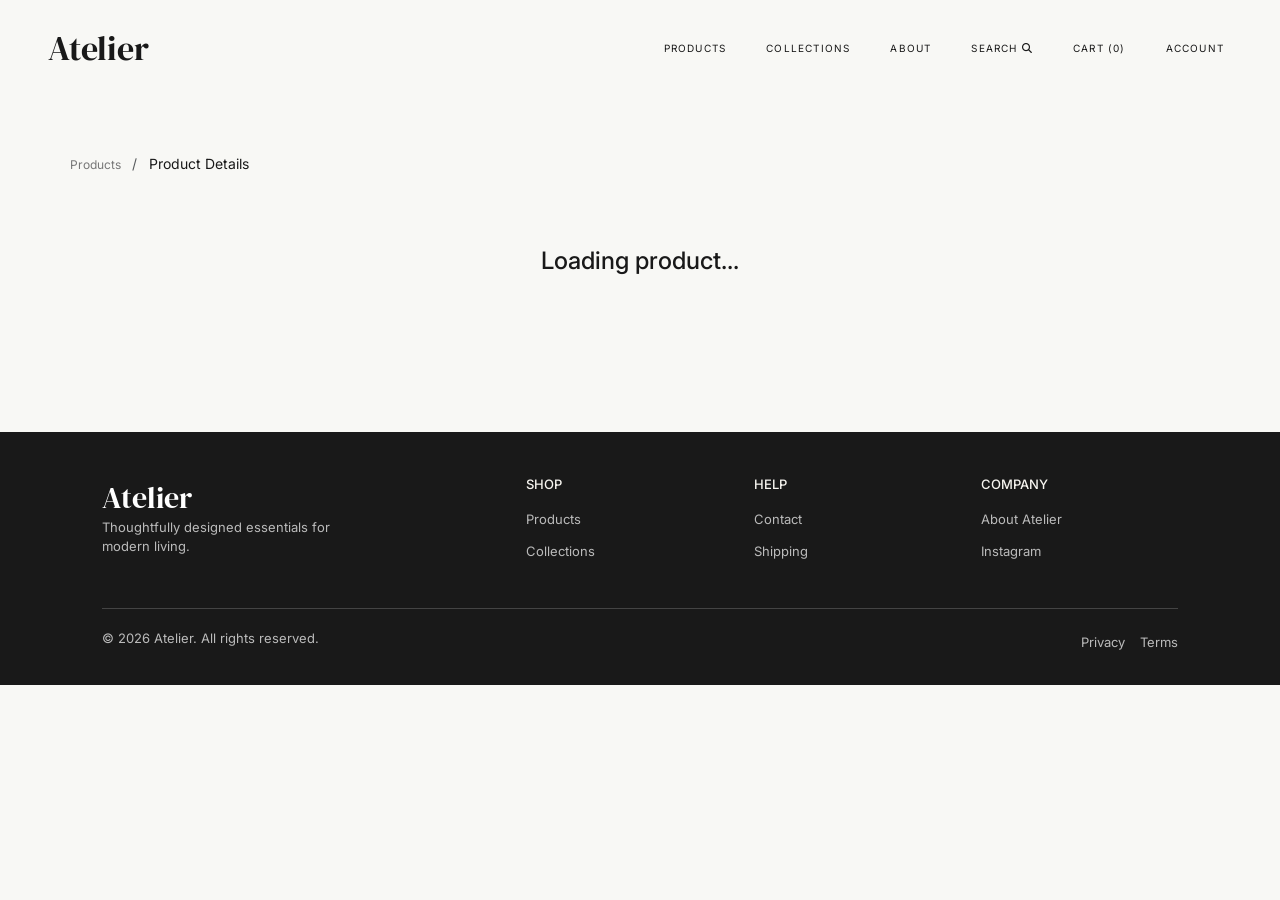
<file: details.html>
<!DOCTYPE html>
<html lang="en">

<head>
    <meta charset="UTF-8">
    <meta name="viewport" content="width=device-width, initial-scale=1.0">
    <title>Product Details | Atelier</title>

    <link href="https://cdn.jsdelivr.net/npm/bootstrap@5.3.8/dist/css/bootstrap.min.css" rel="stylesheet">
    <link
        href="https://fonts.googleapis.com/css2?family=DM+Serif+Display&family=Inter:wght@300;400;500;600&display=swap"
        rel="stylesheet">
    <link rel="stylesheet" href="https://cdnjs.cloudflare.com/ajax/libs/font-awesome/6.7.2/css/all.min.css">

    <style>
        * {
            box-sizing: border-box;
        }

        body {
            background: #f8f8f5;
            color: #191919;
            font-family: "Inter", sans-serif;
        }

        .hero-navbar {
            background: #f8f8f5;
            padding: 20px 0;
        }

        .logo {
            font: 34px "DM Serif Display", serif;
            color: #191919;
            text-decoration: none;
        }

        .navbar-nav .nav-link {
            color: #191919;
            font-size: 10px;
            letter-spacing: 1.2px;
        }

        .search-toggle {
            border: none;
            background: transparent;
        }

        .search-nav-item {
            position: relative;
        }

        .search-modal {
            position: absolute;
            z-index: 1000;
            top: calc(100% + 10px);
            right: 0;
            width: 320px;
            max-width: 90vw;
            padding: 20px;
            background: white;
            box-shadow: 0 5px 20px #0002;
        }

        .search-modal[hidden] {
            display: none;
        }

        .search-modal label {
            display: block;
            font-size: 11px;
            font-weight: 600;
            margin-bottom: 12px;
        }

        .search-input-row {
            display: flex;
            align-items: center;
            gap: 10px;
            padding: 10px 0;
            border-bottom: 1px solid #ddd;
        }

        .search-input-row input {
            width: 100%;
            min-width: 0;
            border: none;
            outline: none;
        }

        .search-input-row button {
            border: none;
            background: transparent;
        }

        .search-results {
            max-height: 250px;
            overflow-y: auto;
        }

        .search-result-item {
            display: flex;
            align-items: center;
            gap: 12px;
            padding: 10px 0;
            color: #191919;
            text-decoration: none;
            border-bottom: 1px solid #eee;
        }

        .search-result-item img {
            width: 50px;
            height: 55px;
            object-fit: contain;
        }

        .details-section {
            padding: 55px 0 70px;
        }

        .breadcrumb-link {
            color: #777;
            text-decoration: none;
            font-size: 12px;
        }

        .breadcrumb-link:hover {
            color: #191919;
        }

        .details-image-box {
            min-height: 480px;
            background: white;
            padding: 45px;
            display: flex;
            align-items: center;
            justify-content: center;
        }

        .details-image {
            width: 100%;
            height: 390px;
            object-fit: contain;
        }

        .details-info {
            padding: 25px 15px 25px 35px;
        }

        .product-category {
            color: #888;
            font-size: 11px;
            text-transform: uppercase;
            letter-spacing: 1.5px;
        }

        .product-title {
            font: 42px "DM Serif Display", serif;
            line-height: 1.2;
            margin: 15px 0;
        }

        .product-price {
            font-size: 23px;
            font-weight: 600;
            margin: 20px 0;
        }

        .product-description {
            color: #666;
            font-size: 14px;
            line-height: 1.9;
            margin-bottom: 25px;
        }

        .details-quantity {
            display: flex;
            align-items: center;
            border: 1px solid #ddd;
            width: fit-content;
        }

        .details-quantity button {
            width: 45px;
            height: 45px;
            border: none;
            background: white;
            font-size: 20px;
        }

        .details-quantity span {
            min-width: 40px;
            text-align: center;
            font-size: 14px;
        }

        .details-actions {
            display: flex;
            align-items: center;
            gap: 15px;
            flex-wrap: wrap;
            margin: 25px 0;
        }

        .add-cart-button {
            flex: 1;
            min-height: 47px;
            padding: 12px 20px;
            background: #191919;
            color: white;
            border: 1px solid #191919;
            font-size: 11px;
            letter-spacing: 1px;
        }

        .add-cart-button:hover {
            background: #444;
        }

        .details-note {
            padding-top: 20px;
            border-top: 1px solid #ddd;
            color: #777;
            font-size: 12px;
            line-height: 2;
        }

        .back-link {
            display: inline-block;
            color: #191919;
            text-decoration: none;
            font-size: 12px;
            margin-top: 15px;
        }

        .back-link:hover {
            text-decoration: underline;
        }

        .site-footer {
            margin-top: 30px;
            padding: 45px 8% 20px;
            background: #191919;
            color: #f7f5f0;
        }

        .footer-main {
            display: grid;
            grid-template-columns: 2fr 1fr 1fr 1fr;
            gap: 30px;
            padding-bottom: 35px;
        }

        .footer-logo {
            color: white;
            font: 30px "DM Serif Display", serif;
            text-decoration: none;
        }

        .footer-main p,
        .footer-column a,
        .footer-bottom p,
        .footer-bottom a {
            color: #bbb;
            font-size: 13px;
        }

        .footer-column h3 {
            font-size: 13px;
            margin-bottom: 18px;
        }

        .footer-column a {
            display: block;
            margin-bottom: 12px;
            text-decoration: none;
        }

        .footer-bottom {
            display: flex;
            justify-content: space-between;
            flex-wrap: wrap;
            gap: 15px;
            padding-top: 20px;
            border-top: 1px solid #444;
        }

        .footer-bottom a {
            margin-left: 15px;
            text-decoration: none;
        }

        .cart-overlay {
            position: fixed;
            inset: 0;
            background: #0006;
            z-index: 2000;
            opacity: 0;
            visibility: hidden;
            transition: 0.3s;
        }

        .cart-overlay.open {
            opacity: 1;
            visibility: visible;
        }

        .cart-drawer {
            position: fixed;
            top: 0;
            right: -450px;
            width: 420px;
            max-width: 100%;
            height: 100vh;
            background: white;
            z-index: 2001;
            display: flex;
            flex-direction: column;
            padding: 25px;
            transition: right 0.3s;
        }

        .cart-drawer.open {
            right: 0;
        }

        .cart-drawer-header {
            display: flex;
            justify-content: space-between;
            align-items: center;
            padding-bottom: 20px;
            border-bottom: 1px solid #ddd;
        }

        .cart-eyebrow {
            font-size: 10px;
            letter-spacing: 1px;
        }

        .cart-close {
            border: none;
            background: transparent;
            font-size: 24px;
        }

        .cart-drawer-items {
            flex: 1;
            overflow-y: auto;
        }

        .cart-drawer-footer {
            padding-top: 20px;
            border-top: 1px solid #ddd;
        }



        .cart-shipping-note {
            font-size: 12px;
            color: #777;
            margin-top: 12px;
        }

        .cart-checkout-btn {
            display: block;
            background: #191919;
            color: white;
            text-decoration: none;
            text-align: center;
            padding: 15px;
            margin-top: 15px;
        }

        .cart-checkout-btn:hover {
            background: #444;
            color: white;
        }

        .cart-empty {
            padding: 25px 0;
            color: #777;
        }

        .cart-item {
            display: flex;
            gap: 15px;
            padding: 15px 0;
            border-bottom: 1px solid #ddd;
        }

        .cart-item img {
            width: 70px;
            height: 80px;
            object-fit: contain;
        }

        .cart-item-info {
            flex: 1;
            min-width: 0;
        }

        .cart-item-info p {
            margin-bottom: 7px;
            font-size: 13px;
        }

        .cart-quantity {
            display: flex;
            align-items: center;
            border: 1px solid #ddd;
            width: fit-content;
            margin: 8px 0;
        }

        .cart-quantity button {
            width: 32px;
            height: 32px;
            border: none;
            background: white;
            font-size: 18px;
        }

        .cart-quantity span {
            min-width: 30px;
            text-align: center;
            font-size: 13px;
        }

        .remove-item {
            border: none;
            background: none;
            text-decoration: underline;
            font-size: 12px;
        }

        @media (max-width: 991px) {
            .navbar-nav {
                align-items: stretch !important;
            }

            .search-modal {
                position: static;
                width: 100%;
                max-width: 100%;
            }

            .details-info {
                padding: 30px 0;
            }
        }

        @media (max-width: 768px) {
            .details-section {
                padding: 30px 15px 45px;
            }

            .details-image-box {
                min-height: 320px;
                padding: 25px;
            }

            .details-image {
                height: 270px;
            }

            .product-title {
                font-size: 34px;
            }

            .footer-main {
                grid-template-columns: 1fr 1fr;
            }

            .footer-brand {
                grid-column: 1 / -1;
            }
        }
    </style>
</head>

<body>

    <nav class="navbar navbar-expand-lg hero-navbar">
        <div class="container-fluid px-4 px-md-5">

            <a href="home.html" class="navbar-brand logo">Atelier</a>

            <button class="navbar-toggler border-0 shadow-none" type="button" data-bs-toggle="collapse"
                data-bs-target="#mainNav" aria-controls="mainNav" aria-expanded="false" aria-label="Toggle navigation">
                <i class="fa-solid fa-bars"></i>
            </button>

            <div class="collapse navbar-collapse" id="mainNav">

                <ul class="navbar-nav ms-auto align-items-lg-center gap-lg-4">

                    <li class="nav-item">
                        <a href="home.html#products" class="nav-link">PRODUCTS</a>
                    </li>

                    <li class="nav-item">
                        <a href="home.html#categories" class="nav-link">COLLECTIONS</a>
                    </li>

                    <li class="nav-item">
                        <a href="home.html#about" class="nav-link">ABOUT</a>
                    </li>

                    <!-- Search -->
                    <li class="nav-item search-nav-item">

                        <button type="button" class="nav-link search-toggle" id="searchToggle" aria-expanded="false"
                            aria-controls="searchModal">

                            SEARCH
                            <i class="fa-solid fa-magnifying-glass"></i>
                        </button>

                        <div class="search-modal" id="searchModal" hidden>

                            <form id="searchForm" role="search">

                                <label for="siteSearchInput">SEARCH ATELIER</label>

                                <div class="search-input-row">

                                    <i class="fa-solid fa-magnifying-glass"></i>

                                    <input type="search" id="siteSearchInput"
                                        placeholder="Search products, categories..." autocomplete="off">

                                    <button type="button" id="closeSearch" aria-label="Close search">
                                        <i class="fa-solid fa-xmark"></i>
                                    </button>

                                </div>

                            </form>

                            <div id="searchResults" class="search-results" aria-live="polite">
                                <p>Search for something you love.</p>
                            </div>

                        </div>

                    </li>

                    <li class="nav-item">
                        <a href="" class="nav-link" id="cartLink" aria-expanded="false">
                            CART (<span id="cartCount">0</span>)
                        </a>
                    </li>

                    <li class="nav-item">
                        <a href="account.html" class="nav-link">ACCOUNT</a>
                    </li>
                </ul>

            </div>

        </div>
    </nav>

    <main class="container details-section">

        <a href="products.html" class="breadcrumb-link">
            Products
        </a>
        <span class="text-muted small mx-2">/</span>
        <span class="small">Product Details</span>

        <div id="detailsContainer" class="mt-4">
            <div class="text-center py-5">
                <h4>Loading product...</h4>
            </div>
        </div>

    </main>

    <footer class="site-footer">
        <div class="footer-main">
            <div class="footer-brand">
                <a href="home.html" class="footer-logo">Atelier</a>
                <p>Thoughtfully designed essentials for<br>modern living.</p>
            </div>
            <div class="footer-column">
                <h3>SHOP</h3>
                <a href="products.html">Products</a>
                <a href="home.html#categories">Collections</a>
            </div>
            <div class="footer-column">
                <h3>HELP</h3>
                <a href="home.html#footer">Contact</a>
                <a href="home.html#footer">Shipping</a>
            </div>
            <div class="footer-column">
                <h3>COMPANY</h3>
                <a href="home.html#about">About Atelier</a>
                <a href="https://www.instagram.com/">Instagram</a>
            </div>
        </div>
        <div class="footer-bottom">
            <p>© 2026 Atelier. All rights reserved.</p>
            <div><a href="#">Privacy</a><a href="#">Terms</a></div>
        </div>
    </footer>

    <div class="cart-overlay" id="cartOverlay"></div>

    <aside class="cart-drawer" id="cartDrawer" aria-hidden="true">
        <div class="cart-drawer-header">
            <div>
                <p class="cart-eyebrow">YOUR SELECTION</p>
                <h2>CART (<span id="cartCount">0</span>)</h2>
            </div>
            <button type="button" class="cart-close" id="closeCartDrawer">
                <i class="fa-solid fa-xmark"></i>
            </button>
        </div>

        <div class="cart-drawer-items" id="cartDrawerItems">
            <p class="cart-empty">Your cart is empty.</p>
        </div>

        <div class="cart-drawer-footer">

            <p class="cart-shipping-note">Shipping and taxes calculated at checkout.</p>
            <a href="checkout.html" class="cart-checkout-btn">Continue to checkout →</a>
        </div>
    </aside>

    <script src="https://cdn.jsdelivr.net/npm/bootstrap@5.3.8/dist/js/bootstrap.bundle.min.js"></script>

    <script>
        let currentProduct = null;
        let detailQuantity = 1;
        let allProducts = [];

        const detailsContainer = document.getElementById("detailsContainer");

        async function getProduct() {
            let params = new URLSearchParams(window.location.search);
            let productId = params.get("id");

            if (!productId) {
                detailsContainer.innerHTML = `
                    <div class="text-center py-5">
                        <h3>Product not found</h3>
                        <a href="products.html" class="back-link">Back to Products</a>
                    </div>
                `;
                return;
            }

            try {
                const response = await fetch("https://fakestoreapi.com/products/" + encodeURIComponent(productId));

                if (!response.ok) {
                    throw new Error("Product not found");
                }

                currentProduct = await response.json();

                if (!currentProduct || !currentProduct.id) {
                    throw new Error("Product not found");
                }

                showProduct();
            } catch (error) {
                detailsContainer.innerHTML = `
                    <div class="text-center py-5">
                        <h3>Unable to load product</h3>
                        <p>Please check your internet connection.</p>
                        <button class="btn btn-dark" onclick="getProduct()">Try Again</button>
                        <br>
                        <a href="products.html" class="back-link">Back to Products</a>
                    </div>
                `;
            }
        }

        function showProduct() {
            detailsContainer.innerHTML = "";

            let row = document.createElement("div");
            row.className = "row align-items-center g-4";

            let imageColumn = document.createElement("div");
            imageColumn.className = "col-lg-6";

            let imageBox = document.createElement("div");
            imageBox.className = "details-image-box";

            let image = document.createElement("img");
            image.className = "details-image";
            image.src = currentProduct.image;
            image.alt = currentProduct.title;

            imageBox.appendChild(image);
            imageColumn.appendChild(imageBox);

            let infoColumn = document.createElement("div");
            infoColumn.className = "col-lg-6";

            let info = document.createElement("div");
            info.className = "details-info";

            let category = document.createElement("p");
            category.className = "product-category";
            category.textContent = currentProduct.category;

            let title = document.createElement("h1");
            title.className = "product-title";
            title.textContent = currentProduct.title;

            let price = document.createElement("p");
            price.className = "product-price";
            price.textContent = "$" + Number(currentProduct.price).toFixed(2);

            let description = document.createElement("p");
            description.className = "product-description";
            description.textContent = currentProduct.description;

            let quantityLabel = document.createElement("p");
            quantityLabel.className = "small";
            quantityLabel.textContent = "Quantity";

            let quantityControl = document.createElement("div");
            quantityControl.className = "details-quantity";

            let minusButton = document.createElement("button");
            minusButton.type = "button";
            minusButton.textContent = "−";

            let quantityText = document.createElement("span");
            quantityText.textContent = detailQuantity;

            let plusButton = document.createElement("button");
            plusButton.type = "button";
            plusButton.textContent = "+";

            minusButton.addEventListener("click", function () {
                if (detailQuantity > 1) {
                    detailQuantity--;
                    quantityText.textContent = detailQuantity;
                }
            });

            plusButton.addEventListener("click", function () {
                detailQuantity++;
                quantityText.textContent = detailQuantity;
            });

            quantityControl.append(minusButton, quantityText, plusButton);

            let actions = document.createElement("div");
            actions.className = "details-actions";

            let addButton = document.createElement("button");
            addButton.type = "button";
            addButton.className = "add-cart-button";
            addButton.innerHTML = '<i class="fa-solid fa-bag-shopping me-2"></i> ADD TO CART';

            addButton.addEventListener("click", function () {
                addToCart(currentProduct, detailQuantity, addButton);
            });

            actions.appendChild(quantityControl);
            actions.appendChild(addButton);

            let note = document.createElement("div");
            note.className = "details-note";
            note.innerHTML = `
          
            `;

            let backLink = document.createElement("a");
            backLink.href = "products.html";
            backLink.className = "back-link";
            backLink.innerHTML = '<i class="fa-solid fa-arrow-left me-2"></i> Back to Products';

            info.append(category, title, price, description, quantityLabel, actions, note, backLink);
            infoColumn.appendChild(info);

            row.append(imageColumn, infoColumn);
            detailsContainer.appendChild(row);
        }

        function addToCart(product, amount, button) {
            let cart = JSON.parse(localStorage.getItem("cart")) || [];

            let existingProduct = cart.find(function (item) {
                return String(item.id || item.productId) === String(product.id);
            });

            if (existingProduct) {
                existingProduct.quantity = (Number(existingProduct.quantity) || 1) + amount;
            } else {
                cart.push({
                    id: product.id,
                    productId: product.id,
                    title: product.title,
                    name: product.title,
                    price: Number(product.price),
                    image: product.image,
                    category: product.category,
                    quantity: amount
                });
            }

            localStorage.setItem("cart", JSON.stringify(cart));
            updateCartCount();
            renderCartDrawer();

            button.innerHTML = '<i class="fa-solid fa-check me-2"></i> ADDED TO CART';
            button.disabled = true;

            setTimeout(function () {
                button.innerHTML = '<i class="fa-solid fa-bag-shopping me-2"></i> ADD TO CART';
                button.disabled = false;
            }, 1000);
        }

        function updateCartCount() {
            let cart = JSON.parse(localStorage.getItem("cart")) || [];
            let count = 0;

            cart.forEach(function (item) {
                count += Number(item.quantity) || 1;
            });

            document.getElementById("cartCount").textContent = count;
        }

        function renderCartDrawer() {
            let cart = JSON.parse(localStorage.getItem("cart")) || [];
            let container = document.getElementById("cartDrawerItems");

            let count = 0;

            container.innerHTML = "";

            if (cart.length === 0) {
                container.innerHTML = '<p class="cart-empty">Your cart is empty.</p>';
            }

            cart.forEach(function (item, index) {
                let amount = Number(item.quantity) || 1;
                let price = Number(item.price) || 0;


                let row = document.createElement("div");
                row.className = "cart-item";

                let image = document.createElement("img");
                image.src = item.image || "";
                image.alt = item.title || item.name || "Product";

                let info = document.createElement("div");
                info.className = "cart-item-info";

                let title = document.createElement("p");
                title.textContent = item.title || item.name || "Product";

                let priceText = document.createElement("p");
                priceText.textContent = "$" + price.toFixed(2);

                let quantityControl = document.createElement("div");
                quantityControl.className = "cart-quantity";

                let minusButton = document.createElement("button");
                minusButton.type = "button";
                minusButton.textContent = "−";

                let quantityText = document.createElement("span");
                quantityText.textContent = amount;

                let plusButton = document.createElement("button");
                plusButton.type = "button";
                plusButton.textContent = "+";

                minusButton.addEventListener("click", function () {
                    if (amount > 1) {
                        cart[index].quantity = amount - 1;
                    } else {
                        cart.splice(index, 1);
                    }

                    localStorage.setItem("cart", JSON.stringify(cart));
                    updateCartCount();
                    renderCartDrawer();
                });

                plusButton.addEventListener("click", function () {
                    cart[index].quantity = amount + 1;

                    localStorage.setItem("cart", JSON.stringify(cart));
                    updateCartCount();
                    renderCartDrawer();
                });

                quantityControl.append(minusButton, quantityText, plusButton);

                let removeButton = document.createElement("button");
                removeButton.type = "button";
                removeButton.className = "remove-item";
                removeButton.textContent = "Remove";

                removeButton.addEventListener("click", function () {
                    cart.splice(index, 1);
                    localStorage.setItem("cart", JSON.stringify(cart));
                    updateCartCount();
                    renderCartDrawer();
                });

                info.append(title, priceText, quantityControl, removeButton);
                row.append(image, info);
                container.appendChild(row);
            });

            document.getElementById("drawerItemCount").textContent = "(" + count + ")";
        }

        const cartDrawer = document.getElementById("cartDrawer");
        const cartOverlay = document.getElementById("cartOverlay");

        document.getElementById("openCartDrawer").addEventListener("click", function (event) {
            event.preventDefault();
            renderCartDrawer();
            cartDrawer.classList.add("open");
            cartOverlay.classList.add("open");
            cartDrawer.setAttribute("aria-hidden", "false");
        });

        function closeCartDrawer() {
            cartDrawer.classList.remove("open");
            cartOverlay.classList.remove("open");
            cartDrawer.setAttribute("aria-hidden", "true");
        }

        document.getElementById("closeCartDrawer").addEventListener("click", closeCartDrawer);
        cartOverlay.addEventListener("click", closeCartDrawer);

        const searchToggle = document.getElementById("searchToggle");
        const searchModal = document.getElementById("searchModal");
        const siteSearchInput = document.getElementById("siteSearchInput");
        const searchResults = document.getElementById("searchResults");

        searchToggle.addEventListener("click", function () {
            searchModal.hidden = !searchModal.hidden;

            if (!searchModal.hidden) {
                siteSearchInput.focus();
                searchProducts();
            }
        });

        document.getElementById("closeSearch").addEventListener("click", function () {
            searchModal.hidden = true;
        });

        async function searchProducts() {
            let text = siteSearchInput.value.toLowerCase().trim();

            if (!text) {
                searchResults.innerHTML = "<p>Search for something you love.</p>";
                return;
            }

            if (allProducts.length === 0) {
                try {
                    let response = await fetch("https://fakestoreapi.com/products");
                    if (!response.ok) {
                        throw new Error("Could not load products");
                    }
                    allProducts = await response.json();
                } catch (error) {
                    searchResults.innerHTML = "<p>Unable to search products right now.</p>";
                    return;
                }
            }

            let matches = allProducts.filter(function (product) {
                return product.title.toLowerCase().includes(text) ||
                    product.category.toLowerCase().includes(text);
            });

            searchResults.innerHTML = "";

            if (matches.length === 0) {
                searchResults.innerHTML = "<p>No matching products found.</p>";
                return;
            }

            matches.forEach(function (product) {
                let link = document.createElement("a");
                link.className = "search-result-item";
                link.href = "details.html?id=" + product.id;

                let image = document.createElement("img");
                image.src = product.image;
                image.alt = product.title;

                let info = document.createElement("div");

                let title = document.createElement("p");
                title.textContent = product.title;

                let price = document.createElement("strong");
                price.textContent = "$" + Number(product.price).toFixed(2);

                info.append(title, price);
                link.append(image, info);
                searchResults.appendChild(link);
            });
        }

        siteSearchInput.addEventListener("input", searchProducts);

        document.addEventListener("click", function (event) {
            if (!searchModal.hidden &&
                !searchModal.contains(event.target) &&
                !searchToggle.contains(event.target)) {
                searchModal.hidden = true;
            }
        });

        updateCartCount();
        getProduct();
    </script>

</body>

</html>
</file>
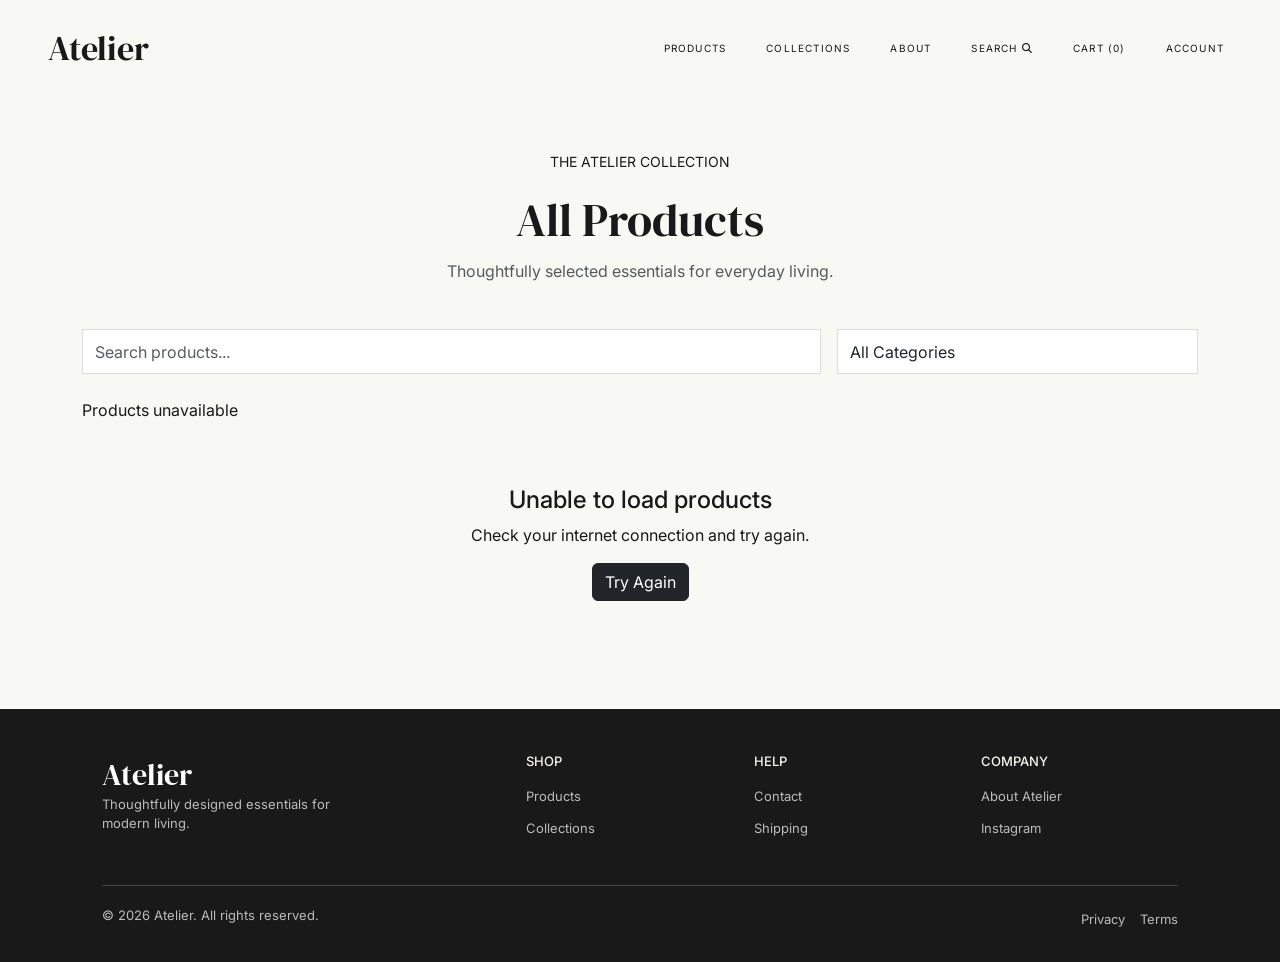
<file: products.html>
<!DOCTYPE html>
<html lang="en">

<head>
    <meta charset="UTF-8">
    <meta name="viewport" content="width=device-width, initial-scale=1.0">
    <title>All Products | Atelier</title>

    <link href="https://cdn.jsdelivr.net/npm/bootstrap@5.3.8/dist/css/bootstrap.min.css" rel="stylesheet">
    <link
        href="https://fonts.googleapis.com/css2?family=DM+Serif+Display&family=Inter:wght@300;400;500;600&display=swap"
        rel="stylesheet">
    <link rel="stylesheet" href="https://cdnjs.cloudflare.com/ajax/libs/font-awesome/6.7.2/css/all.min.css">

    <style>
        * {
            box-sizing: border-box;
        }

        body {
            background: #f8f8f5;
            color: #191919;
            font-family: "Inter", sans-serif;
        }

        .hero-navbar {
            background: #f8f8f5;
            padding: 20px 0;
        }

        .logo {
            font: 34px "DM Serif Display", serif;
            color: #191919;
            text-decoration: none;
        }

        .navbar-nav .nav-link {
            color: #191919;
            font-size: 10px;
            letter-spacing: 1.2px;
        }

        .search-toggle {
            border: none;
            background: transparent;
        }

        .search-nav-item {
            position: relative;
        }

        .search-modal {
            position: absolute;
            z-index: 1000;
            top: calc(100% + 10px);
            right: 0;
            width: 320px;
            max-width: 90vw;
            padding: 20px;
            background: white;
            box-shadow: 0 5px 20px #0002;
        }

        .search-modal[hidden] {
            display: none;
        }

        .search-modal label {
            display: block;
            font-size: 11px;
            font-weight: 600;
            margin-bottom: 12px;
        }

        .search-input-row {
            display: flex;
            align-items: center;
            gap: 10px;
            padding: 10px 0;
            border-bottom: 1px solid #ddd;
        }

        .search-input-row input {
            width: 100%;
            min-width: 0;
            border: none;
            outline: none;
        }

        .search-input-row button {
            border: none;
            background: transparent;
        }

        .search-results {
            max-height: 250px;
            overflow-y: auto;
        }

        .search-result-item {
            display: flex;
            align-items: center;
            gap: 12px;
            padding: 10px 0;
            color: #191919;
            text-decoration: none;
            border-bottom: 1px solid #eee;
        }

        .search-result-item img {
            width: 50px;
            height: 55px;
            object-fit: contain;
        }

        .page-heading {
            padding: 55px 0 30px;
        }

        .page-heading h1 {
            font: 46px "DM Serif Display", serif;
        }

        .filter-input {
            min-height: 45px;
            border: 1px solid #ddd;
            border-radius: 0;
            background: white;
        }

        .product-card {
            height: 100%;
            padding-bottom: 20px;
            background: white;
            border: 1px solid #eee;
        }

        .product-image-wrapper {
            height: 260px;
            padding: 25px;
            overflow: hidden;
            background: white;
        }

        .product-image-wrapper img {
            width: 100%;
            height: 100%;
            object-fit: contain;
            transition: transform 0.3s;
        }

        .product-image-wrapper:hover img {
            transform: scale(1.05);
        }

        .product-info {
            padding: 18px 18px 0;
        }

        .product-category {
            color: #888;
            font-size: 11px;
            text-transform: uppercase;
            letter-spacing: 1px;
        }

        .product-name {
            min-height: 48px;
            font-size: 15px;
            font-weight: 500;
            line-height: 1.6;
        }

        .product-price {
            margin: 12px 0;
            font-size: 17px;
            font-weight: 600;
        }

        .quantity-control,
        .cart-quantity {
            display: flex;
            align-items: center;
            width: fit-content;
            border: 1px solid #ddd;
        }

        .quantity-control button,
        .cart-quantity button {
            width: 32px;
            height: 34px;
            border: none;
            background: white;
            font-size: 18px;
        }

        .quantity-control span,
        .cart-quantity span {
            min-width: 30px;
            text-align: center;
            font-size: 13px;
        }

        .product-actions {
            display: flex;
            align-items: center;
            justify-content: space-between;
            flex-wrap: wrap;
            gap: 10px;
            margin-top: 15px;
        }

        .add-cart-button {
            flex: 1;
            min-height: 37px;
            padding: 10px;
            border: 1px solid #191919;
            background: #191919;
            color: white;
            font-size: 10px;
            letter-spacing: 1px;
        }

        .add-cart-button:hover {
            background: #444;
            color: white;
        }

        .add-cart-button:disabled {
            opacity: 0.7;
        }

        .view-details-btn {
            display: block;
            margin-top: 12px;
            padding: 10px;
            border: 1px solid #ddd;
            color: #191919;
            text-align: center;
            text-decoration: none;
            font-size: 10px;
            letter-spacing: 1px;
        }

        .view-details-btn:hover {
            background: #f3f3f0;
            color: #191919;
        }

        .site-footer {
            margin-top: 60px;
            padding: 45px 8% 20px;
            background: #191919;
            color: #f7f5f0;
        }

        .footer-main {
            display: grid;
            grid-template-columns: 2fr 1fr 1fr 1fr;
            gap: 30px;
            padding-bottom: 35px;
        }

        .footer-logo {
            color: white;
            font: 30px "DM Serif Display", serif;
            text-decoration: none;
        }

        .footer-main p,
        .footer-column a,
        .footer-bottom p,
        .footer-bottom a {
            color: #bbb;
            font-size: 13px;
        }

        .footer-column h3 {
            margin-bottom: 18px;
            font-size: 13px;
        }

        .footer-column a {
            display: block;
            margin-bottom: 12px;
            text-decoration: none;
        }

        .footer-bottom {
            display: flex;
            justify-content: space-between;
            flex-wrap: wrap;
            gap: 15px;
            padding-top: 20px;
            border-top: 1px solid #444;
        }

        .footer-bottom a {
            margin-left: 15px;
            text-decoration: none;
        }

        .cart-overlay {
            position: fixed;
            inset: 0;
            z-index: 2000;
            background: #0006;
            opacity: 0;
            visibility: hidden;
            transition: 0.3s;
        }

        .cart-overlay.open {
            opacity: 1;
            visibility: visible;
        }

        .cart-drawer {
            position: fixed;
            top: 0;
            right: -450px;
            z-index: 2001;
            display: flex;
            flex-direction: column;
            width: 420px;
            max-width: 100%;
            height: 100vh;
            padding: 25px;
            background: white;
            transition: right 0.3s;
        }

        .cart-drawer.open {
            right: 0;
        }

        .cart-drawer-header {
            display: flex;
            align-items: center;
            justify-content: space-between;
            padding-bottom: 20px;
            border-bottom: 1px solid #ddd;
        }

        .cart-eyebrow {
            margin-bottom: 5px;
            font-size: 10px;
            letter-spacing: 1px;
        }

        .cart-drawer-header h2 {
            font: 27px "DM Serif Display", serif;
        }

        .cart-close {
            border: none;
            background: transparent;
            font-size: 24px;
        }

        .cart-drawer-items {
            flex: 1;
            overflow-y: auto;
        }

        .cart-empty {
            padding: 25px 0;
            color: #777;
        }

        .cart-item {
            display: flex;
            gap: 15px;
            padding: 15px 0;
            border-bottom: 1px solid #ddd;
        }

        .cart-item img {
            width: 70px;
            height: 80px;
            object-fit: contain;
        }

        .cart-item-info {
            flex: 1;
            min-width: 0;
        }

        .cart-item-info p {
            margin-bottom: 7px;
            font-size: 13px;
        }

        .cart-quantity {
            margin: 8px 0;
        }

        .remove-item {
            border: none;
            background: none;
            text-decoration: underline;
            font-size: 12px;
        }

        .cart-drawer-footer {
            padding-top: 20px;
            border-top: 1px solid #ddd;
        }

        .cart-subtotal {
            display: flex;
            justify-content: space-between;
            gap: 10px;
            font-size: 16px;
            font-weight: 600;
        }

        .cart-shipping-note {
            margin-top: 12px;
            color: #777;
            font-size: 12px;
        }

        .cart-checkout-btn {
            display: block;
            margin-top: 15px;
            padding: 15px;
            background: #191919;
            color: white;
            text-align: center;
            text-decoration: none;
        }

        .cart-checkout-btn:hover {
            background: #444;
            color: white;
        }

        @media (max-width: 991px) {
            .navbar-nav {
                align-items: stretch !important;
            }

            .search-modal {
                position: static;
                width: 100%;
                max-width: 100%;
            }
        }

        @media (max-width: 768px) {
            .page-heading h1 {
                font-size: 36px;
            }

            .product-image-wrapper {
                height: 220px;
            }

            .footer-main {
                grid-template-columns: 1fr 1fr;
            }

            .footer-brand {
                grid-column: 1 / -1;
            }
        }
    </style>
</head>

<body>

    <nav class="navbar navbar-expand-lg hero-navbar">
        <div class="container-fluid px-4 px-md-5">

            <a href="home.html" class="navbar-brand logo">Atelier</a>

            <button class="navbar-toggler border-0 shadow-none" type="button" data-bs-toggle="collapse"
                data-bs-target="#mainNav" aria-controls="mainNav" aria-expanded="false" aria-label="Toggle navigation">
                <i class="fa-solid fa-bars"></i>
            </button>

            <div class="collapse navbar-collapse" id="mainNav">
                <ul class="navbar-nav ms-auto align-items-lg-center gap-lg-4">

                    <li class="nav-item">
                        <a href="products.html" class="nav-link">PRODUCTS</a>
                    </li>

                    <li class="nav-item">
                        <a href="home.html#categories" class="nav-link">COLLECTIONS</a>
                    </li>

                    <li class="nav-item">
                        <a href="home.html#about" class="nav-link">ABOUT</a>
                    </li>

                    <li class="nav-item search-nav-item">
                        <button type="button" class="nav-link search-toggle" id="searchToggle" aria-expanded="false"
                            aria-controls="searchModal">
                            SEARCH <i class="fa-solid fa-magnifying-glass"></i>
                        </button>

                        <div class="search-modal" id="searchModal" hidden>
                            <form id="searchForm" role="search">
                                <label for="siteSearchInput">SEARCH ATELIER</label>

                                <div class="search-input-row">
                                    <i class="fa-solid fa-magnifying-glass"></i>

                                    <input type="search" id="siteSearchInput"
                                        placeholder="Search products, categories..." autocomplete="off">

                                    <button type="button" id="closeSearch" aria-label="Close search">
                                        <i class="fa-solid fa-xmark"></i>
                                    </button>
                                </div>
                            </form>

                            <div id="searchResults" class="search-results" aria-live="polite">
                                <p>Search for something you love.</p>
                            </div>
                        </div>
                    </li>

                    <li class="nav-item">
                        <a href="#" class="nav-link" id="cartLink" aria-expanded="false">
                            CART (<span id="cartCount">0</span>)
                        </a>
                    </li>

                    <li class="nav-item">
                        <a href="account.html" class="nav-link">ACCOUNT</a>
                    </li>

                </ul>
            </div>
        </div>
    </nav>

    <main class="container">

        <div class="page-heading text-center">
            <p class="text-uppercase small">THE ATELIER COLLECTION</p>
            <h1>All Products</h1>
            <p class="text-muted">Thoughtfully selected essentials for everyday living.</p>
        </div>

        <div class="row g-3 mb-4">
            <div class="col-md-8">
                <input type="search" id="searchInput" class="form-control filter-input"
                    placeholder="Search products...">
            </div>

            <div class="col-md-4">
                <select id="categoryFilter" class="form-select filter-input">
                    <option value="all">All Categories</option>
                </select>
            </div>
        </div>

        <p id="productCount">Loading products...</p>
        <div class="row g-4" id="productsContainer"></div>

    </main>

    <footer class="site-footer">
        <div class="footer-main">

            <div class="footer-brand">
                <a href="home.html" class="footer-logo">Atelier</a>
                <p>Thoughtfully designed essentials for<br>modern living.</p>
            </div>

            <div class="footer-column">
                <h3>SHOP</h3>
                <a href="products.html">Products</a>
                <a href="home.html#categories">Collections</a>
            </div>

            <div class="footer-column">
                <h3>HELP</h3>
                <a href="home.html#footer">Contact</a>
                <a href="home.html#footer">Shipping</a>
            </div>

            <div class="footer-column">
                <h3>COMPANY</h3>
                <a href="home.html#about">About Atelier</a>
                <a href="https://www.instagram.com/">Instagram</a>
            </div>

        </div>

        <div class="footer-bottom">
            <p>© 2026 Atelier. All rights reserved.</p>
            <div><a href="#">Privacy</a><a href="#">Terms</a></div>
        </div>
    </footer>

    <div class="cart-overlay" id="cartOverlay"></div>

    <aside class="cart-drawer" id="cartDrawer" aria-hidden="true">

        <div class="cart-drawer-header">
            <div>
                <p class="cart-eyebrow">YOUR SELECTION</p>
                <h2>Your Cart <span id="drawerItemCount">(0)</span></h2>
            </div>

            <button type="button" class="cart-close" id="closeCartDrawer" aria-label="Close cart">
                <i class="fa-solid fa-xmark"></i>
            </button>
        </div>

        <div class="cart-drawer-items" id="cartDrawerItems">
            <p class="cart-empty">Your cart is empty.</p>
        </div>

        <div class="cart-drawer-footer">
            <div class="cart-subtotal">
                <span>Subtotal</span>
                <span id="drawerSubtotal">$0.00</span>
            </div>

            <p class="cart-shipping-note">
                Shipping and taxes calculated at checkout.
            </p>

            <a href="checkout.html" class="cart-checkout-btn" id="checkoutButton">
                Continue to checkout →
            </a>
        </div>

    </aside>

    <script src="https://cdn.jsdelivr.net/npm/bootstrap@5.3.8/dist/js/bootstrap.bundle.min.js"></script>

    <script>
        let allProducts = [];
        let quantities = {};

        const productsContainer = document.getElementById("productsContainer");
        const productCount = document.getElementById("productCount");
        const searchInput = document.getElementById("searchInput");
        const categoryFilter = document.getElementById("categoryFilter");

        const cartDrawer = document.getElementById("cartDrawer");
        const cartOverlay = document.getElementById("cartOverlay");
        const cartLink = document.getElementById("cartLink");

        const searchToggle = document.getElementById("searchToggle");
        const searchModal = document.getElementById("searchModal");
        const siteSearchInput = document.getElementById("siteSearchInput");
        const searchResults = document.getElementById("searchResults");

        function getCart() {
            try {
                let cart = JSON.parse(localStorage.getItem("cart")) || [];
                return Array.isArray(cart) ? cart : [];
            } catch (error) {
                return [];
            }
        }

        function saveCart(cart) {
            localStorage.setItem("cart", JSON.stringify(cart));
        }

        async function getProducts() {
            productCount.textContent = "Loading products...";
            productsContainer.innerHTML = "";

            try {
                const response = await fetch("https://fakestoreapi.com/products");

                if (!response.ok) {
                    throw new Error("Could not load products");
                }

                allProducts = await response.json();

                allProducts.forEach(function (product) {
                    if (!quantities[product.id]) {
                        quantities[product.id] = 1;
                    }
                });

                loadCategories();
                showProducts();
                searchProducts();

            } catch (error) {
                productCount.textContent = "Products unavailable";

                productsContainer.innerHTML = `
                    <div class="col-12 text-center py-5">
                        <h4>Unable to load products</h4>
                        <p>Check your internet connection and try again.</p>
                        <button class="btn btn-dark" id="retryButton">Try Again</button>
                    </div>
                `;

                document.getElementById("retryButton").addEventListener("click", getProducts);
            }
        }

        function loadCategories() {
            categoryFilter.innerHTML = '<option value="all">All Categories</option>';

            let categories = [];

            allProducts.forEach(function (product) {
                if (!categories.includes(product.category)) {
                    categories.push(product.category);
                }
            });

            categories.forEach(function (category) {
                let option = document.createElement("option");
                option.value = category;
                option.textContent = category;
                categoryFilter.appendChild(option);
            });
        }

        function showProducts() {
            let search = searchInput.value.toLowerCase().trim();
            let category = categoryFilter.value;

            let filteredProducts = allProducts.filter(function (product) {
                let matchesSearch =
                    product.title.toLowerCase().includes(search) ||
                    product.category.toLowerCase().includes(search);

                let matchesCategory =
                    category === "all" || product.category === category;

                return matchesSearch && matchesCategory;
            });

            productsContainer.innerHTML = "";
            productCount.textContent = filteredProducts.length + " products";

            if (filteredProducts.length === 0) {
                productsContainer.innerHTML = `
                    <div class="col-12 text-center py-5">
                        <h4>No products found</h4>
                        <p>Try another search or category.</p>
                    </div>
                `;
                return;
            }

            filteredProducts.forEach(function (product) {
                let column = document.createElement("div");
                column.className = "col-lg-3 col-md-6 col-sm-6";

                let card = document.createElement("div");
                card.className = "product-card";

                let imageWrapper = document.createElement("div");
                imageWrapper.className = "product-image-wrapper";

                let image = document.createElement("img");
                image.src = product.image;
                image.alt = product.title;
                image.loading = "lazy";

                imageWrapper.appendChild(image);

                let info = document.createElement("div");
                info.className = "product-info";

                let categoryText = document.createElement("p");
                categoryText.className = "product-category";
                categoryText.textContent = product.category;

                let title = document.createElement("h3");
                title.className = "product-name";
                title.textContent = product.title;

                let price = document.createElement("p");
                price.className = "product-price";
                price.textContent = "$" + Number(product.price).toFixed(2);

                let actions = document.createElement("div");
                actions.className = "product-actions";

                let quantityControl = document.createElement("div");
                quantityControl.className = "quantity-control";

                let minus = document.createElement("button");
                minus.type = "button";
                minus.textContent = "−";
                minus.setAttribute("aria-label", "Decrease quantity");

                let quantityText = document.createElement("span");
                quantityText.textContent = quantities[product.id];

                let plus = document.createElement("button");
                plus.type = "button";
                plus.textContent = "+";
                plus.setAttribute("aria-label", "Increase quantity");

                minus.addEventListener("click", function () {
                    if (quantities[product.id] > 1) {
                        quantities[product.id]--;
                        quantityText.textContent = quantities[product.id];
                    }
                });

                plus.addEventListener("click", function () {
                    quantities[product.id]++;
                    quantityText.textContent = quantities[product.id];
                });

                quantityControl.append(minus, quantityText, plus);

                let addButton = document.createElement("button");
                addButton.type = "button";
                addButton.className = "add-cart-button";
                addButton.textContent = "ADD TO CART";

                addButton.addEventListener("click", function () {
                    addToCart(product, quantities[product.id], addButton);
                });

                actions.append(quantityControl, addButton);

                let detailsLink = document.createElement("a");
                detailsLink.href = "details.html?id=" + product.id;
                detailsLink.className = "view-details-btn";
                detailsLink.textContent = "VIEW DETAILS";

                info.append(categoryText, title, price, actions, detailsLink);
                card.append(imageWrapper, info);
                column.appendChild(card);
                productsContainer.appendChild(column);
            });
        }

        function addToCart(product, amount, button) {
            let cart = getCart();

            let existingProduct = cart.find(function (item) {
                return String(item.id || item.productId) === String(product.id);
            });

            if (existingProduct) {
                existingProduct.quantity =
                    (Number(existingProduct.quantity) || 1) + amount;
            } else {
                cart.push({
                    id: product.id,
                    productId: product.id,
                    title: product.title,
                    name: product.title,
                    price: Number(product.price),
                    image: product.image,
                    category: product.category,
                    quantity: amount
                });
            }

            saveCart(cart);
            updateCartCount();

            if (cartDrawer.classList.contains("open")) {
                renderCartDrawer();
            }

            button.textContent = "ADDED";
            button.disabled = true;

            setTimeout(function () {
                button.textContent = "ADD TO CART";
                button.disabled = false;
            }, 1000);
        }

        function updateCartCount() {
            let cart = getCart();
            let count = 0;

            cart.forEach(function (item) {
                count += Number(item.quantity) || 1;
            });

            document.getElementById("cartCount").textContent = count;
            document.getElementById("drawerItemCount").textContent = "(" + count + ")";
        }

        function renderCartDrawer() {
            let cart = getCart();
            let container = document.getElementById("cartDrawerItems");
            let subtotal = 0;
            let count = 0;

            container.innerHTML = "";

            if (cart.length === 0) {
                container.innerHTML = '<p class="cart-empty">Your cart is empty.</p>';
            }

            cart.forEach(function (item, index) {
                let amount = Math.max(1, Number(item.quantity) || 1);
                let price = Number(item.price) || 0;

                subtotal += price * amount;
                count += amount;

                let row = document.createElement("div");
                row.className = "cart-item";

                let image = document.createElement("img");
                image.src = item.image || "";
                image.alt = item.title || item.name || "Product";

                let info = document.createElement("div");
                info.className = "cart-item-info";

                let title = document.createElement("p");
                title.textContent = item.title || item.name || "Product";

                let priceText = document.createElement("p");
                priceText.textContent = "$" + price.toFixed(2);

                let quantityControl = document.createElement("div");
                quantityControl.className = "cart-quantity";

                let minusButton = document.createElement("button");
                minusButton.type = "button";
                minusButton.textContent = "−";
                minusButton.setAttribute("aria-label", "Decrease cart quantity");

                let quantityText = document.createElement("span");
                quantityText.textContent = amount;

                let plusButton = document.createElement("button");
                plusButton.type = "button";
                plusButton.textContent = "+";
                plusButton.setAttribute("aria-label", "Increase cart quantity");

                minusButton.addEventListener("click", function () {
                    if (amount > 1) {
                        cart[index].quantity = amount - 1;
                    } else {
                        cart.splice(index, 1);
                    }

                    saveCart(cart);
                    updateCartCount();
                    renderCartDrawer();
                });

                plusButton.addEventListener("click", function () {
                    cart[index].quantity = amount + 1;
                    saveCart(cart);
                    updateCartCount();
                    renderCartDrawer();
                });

                quantityControl.append(minusButton, quantityText, plusButton);

                let removeButton = document.createElement("button");
                removeButton.type = "button";
                removeButton.className = "remove-item";
                removeButton.textContent = "Remove";

                removeButton.addEventListener("click", function () {
                    cart.splice(index, 1);
                    saveCart(cart);
                    updateCartCount();
                    renderCartDrawer();
                });

                info.append(title, priceText, quantityControl, removeButton);
                row.append(image, info);
                container.appendChild(row);
            });

            document.getElementById("drawerItemCount").textContent = "(" + count + ")";
            document.getElementById("drawerSubtotal").textContent = "$" + subtotal.toFixed(2);

            let checkoutButton = document.getElementById("checkoutButton");
            checkoutButton.style.opacity = cart.length === 0 ? "0.5" : "1";
            checkoutButton.setAttribute("aria-disabled", cart.length === 0 ? "true" : "false");
        }

        function openCartDrawer() {
            renderCartDrawer();
            cartDrawer.classList.add("open");
            cartOverlay.classList.add("open");
            cartDrawer.setAttribute("aria-hidden", "false");
            cartLink.setAttribute("aria-expanded", "true");
        }

        function closeCartDrawer() {
            cartDrawer.classList.remove("open");
            cartOverlay.classList.remove("open");
            cartDrawer.setAttribute("aria-hidden", "true");
            cartLink.setAttribute("aria-expanded", "false");
        }

        cartLink.addEventListener("click", function (event) {
            event.preventDefault();
            openCartDrawer();
        });

        document.getElementById("closeCartDrawer").addEventListener("click", closeCartDrawer);
        cartOverlay.addEventListener("click", closeCartDrawer);

        document.addEventListener("keydown", function (event) {
            if (event.key === "Escape") {
                closeCartDrawer();
                searchModal.hidden = true;
                searchToggle.setAttribute("aria-expanded", "false");
            }
        });

        searchToggle.addEventListener("click", function () {
            searchModal.hidden = !searchModal.hidden;
            searchToggle.setAttribute("aria-expanded", String(!searchModal.hidden));

            if (!searchModal.hidden) {
                siteSearchInput.focus();
                searchProducts();
            }
        });

        document.getElementById("closeSearch").addEventListener("click", function () {
            searchModal.hidden = true;
            searchToggle.setAttribute("aria-expanded", "false");
        });

        function searchProducts() {
            let text = siteSearchInput.value.toLowerCase().trim();

            if (!text) {
                searchResults.innerHTML = "<p>Search for something you love.</p>";
                return;
            }

            let matches = allProducts.filter(function (product) {
                return product.title.toLowerCase().includes(text) ||
                    product.category.toLowerCase().includes(text);
            });

            searchResults.innerHTML = "";

            if (matches.length === 0) {
                searchResults.innerHTML = "<p>No matching products found.</p>";
                return;
            }

            matches.forEach(function (product) {
                let link = document.createElement("a");
                link.className = "search-result-item";
                link.href = "details.html?id=" + product.id;

                let image = document.createElement("img");
                image.src = product.image;
                image.alt = product.title;

                let info = document.createElement("div");

                let title = document.createElement("p");
                title.textContent = product.title;

                let price = document.createElement("strong");
                price.textContent = "$" + Number(product.price).toFixed(2);

                info.append(title, price);
                link.append(image, info);
                searchResults.appendChild(link);
            });
        }

        searchInput.addEventListener("input", showProducts);
        categoryFilter.addEventListener("change", showProducts);
        siteSearchInput.addEventListener("input", searchProducts);

        document.addEventListener("click", function (event) {
            if (
                !searchModal.hidden &&
                !searchModal.contains(event.target) &&
                !searchToggle.contains(event.target)
            ) {
                searchModal.hidden = true;
                searchToggle.setAttribute("aria-expanded", "false");
            }
        });

        document.getElementById("checkoutButton").addEventListener("click", function (event) {
            if (getCart().length === 0) {
                event.preventDefault();
            }
        });

        updateCartCount();
        renderCartDrawer();
        getProducts();
    </script>

</body>

</html>
</file>
<file: index.css>
body {
    margin: 0;
    padding: 0;
    width: 100%;
    height: 100%;
}

body {
    background: #f8f7f4;
    color: #171717;
    font-family: "Source Sans 3", sans-serif;
}

.auth-page {
    min-height: calc(100vh);
    height: calc(100vh);
}


/* LEFT SIDE */

.image-side {
    height: 100%;
    position: relative;
    min-height: 620px;
    background-image: url("https://images.unsplash.com/photo-1441986300917-64674bd600d8?auto=format&fit=crop&w=1200&q=85");
    background-size: cover;
    background-position: center;
    color: white;
    overflow: hidden;
}

.image-overlay {
    position: absolute;
    background:
        linear-gradient(to bottom,
            rgba(0, 0, 0, 0.18),
            rgba(0, 0, 0, 0.15) 35%,
            rgba(0, 0, 0, 0.65) 100%);
}

.store-name {
    position: absolute;
    top: 37px;
    left: 42px;

    font-size: 15px;
    font-weight: 600;
    letter-spacing: 3px;

    z-index: 2;
}

.image-content {
    position: absolute;

    left: 42px;
    bottom: 205px;

    z-index: 2;
}

.collection-text {
    margin-bottom: 18px;

    font-size: 11px;
    font-weight: 700;
    letter-spacing: 2px;
}

.image-content h1 {
    margin: 0;

    font-family: "Playfair", serif;
    font-size: clamp(52px, 4.3vw, 72px);
    font-weight: 400;
    line-height: 0.94;
    letter-spacing: -2.5px;
}

.image-content p {
    margin-top: 25px;
    margin-bottom: 0;

    font-size: 13px;
    font-weight: 400;
    line-height: 1.6;

    color: rgba(255, 255, 255, 0.9);
}

.season-info {
    position: absolute;

    left: 42px;
    bottom: 32px;

    display: flex;
    align-items: center;
    gap: 15px;

    z-index: 2;

    font-size: 10px;
    font-weight: 600;
    letter-spacing: 1.5px;
}

.season-line {
    width: 54px;
    height: 1px;

    background: rgba(255, 255, 255, 0.7);

    display: inline-block;
}


/* RIGHT SIDE */

.form-side {
    position: relative;

    height: calc(100vh - 4px);

    background: #f8f7f4;

    display: flex;
    align-items: center;
    justify-content: center;
}

.form-box {
    width: 100%;
    max-width: 345px;

    margin-top: -5px;
}

.join-text {
    margin-bottom: 11px;

    font-size: 10px;
    font-weight: 700;
    letter-spacing: 2px;

    color: #77736e;
}

.form-box h2 {
    margin: 0;

    font-family: "Playfair", serif;
    font-size: 52px;
    font-weight: 400;
    line-height: 0.98;
    letter-spacing: -2px;

    color: #111111;
}

.description {
    margin-top: 19px;
    margin-bottom: 35px;

    font-size: 13px;
    line-height: 1.5;

    color: #8b8985;
}


/* FORM */

.form-group {
    margin-bottom: 20px;
}

.form-group label {
    display: block;

    margin-bottom: 7px;

    font-size: 11px;
    font-weight: 600;

    color: #3f3d3a;
}

.form-control {
    width: 100%;
    height: 46px;

    border: 1px solid #deddda;
    border-radius: 0;

    background: #ffffff;

    padding: 0 13px;

    font-family: "Source Sans 3", sans-serif;
    font-size: 13px;

    color: #171717;

    box-shadow: none;
}

.form-control::placeholder {
    color: #b5b3af;
}

.form-control:focus {
    border-color: #77736e;
    box-shadow: none;
    outline: none;
}


/* PASSWORD */

.password-label {
    display: flex;
    align-items: center;
    justify-content: space-between;
}

.password-label label {
    margin-bottom: 7px;
}

.password-label a {
    margin-bottom: 7px;

    font-size: 10px;
    color: #85827d;

    text-decoration: none;
}

.password-label a:hover {
    color: #171717;
}

.password-box {
    position: relative;
}

.password-box .form-control {
    padding-right: 60px;
}

.show-password {
    position: absolute;

    right: 13px;
    top: 50%;
    transform: translateY(-50%);

    padding: 0;

    border: 0;
    background: transparent;

    font-family: "Source Sans 3", sans-serif;
    font-size: 10px;
    font-weight: 600;

    color: #77736e;

    cursor: pointer;
}

.show-password:hover {
    color: #121212;
}


/* BUTTON */

.create-account {
    width: 100%;
    height: 49px;

    margin-top: 4px;

    padding: 0 18px;

    border: 1px solid #171717;
    border-radius: 0;

    background: #171717;
    color: white;

    display: flex;
    align-items: center;
    justify-content: space-between;

    font-family: "Source Sans 3", sans-serif;
    font-size: 12px;
    font-weight: 600;

    cursor: pointer;

    transition: 0.2s ease;
}

.create-account:hover {
    background: #2b2b2b;
}

.create-account .arrow {
    font-size: 20px;
    font-weight: 300;
    line-height: 1;
}


/* BOTTOM TEXT */

.signin-text {
    margin-top: 55px;

    text-align: center;

    font-size: 11px;

    color: #9a9894;
}

.signin-text a {
    margin-left: 4px;

    color: #171717;

    font-weight: 600;

    text-decoration: underline;
    text-underline-offset: 3px;
}

.signin-text a:hover {
    color: #555;
}


/* MESSAGES */

#signupMessage,
#loginMessage,
#forgotMessage {
    margin-top: 12px;

    text-align: center;

    font-size: 12px;
}


/* TABLET */

@media (max-width: 991.98px) {

    .auth-page {
        height: auto;
        min-height: 100vh;
    }

    .image-side {
        height: 430px;
        min-height: 430px;
    }

    .image-content {
        bottom: 90px;
    }

    .image-content h1 {
        font-size: 55px;
    }

    .form-side {
        min-height: 650px;
        height: auto;

        padding: 60px 30px;
    }

    .form-box {
        max-width: 420px;
    }
}


/* MOBILE */

@media (max-width: 575.98px) {

    .image-side {
        height: 360px;
        min-height: 360px;
    }

    .store-name {
        top: 25px;
        left: 25px;

        font-size: 13px;
    }

    .image-content {
        left: 25px;
        bottom: 70px;
    }

    .collection-text {
        font-size: 9px;
        margin-bottom: 12px;
    }

    .image-content h1 {
        font-size: 42px;
        letter-spacing: -1.5px;
    }

    .image-content p {
        font-size: 11px;
    }

    .season-info {
        left: 25px;
        bottom: 23px;
    }

    .form-side {
        padding: 55px 25px;
    }

    .form-box h2 {
        font-size: 44px;
    }

    .description {
        margin-bottom: 30px;
    }

    .signin-text {
        margin-top: 40px;
    }
}
</file>
